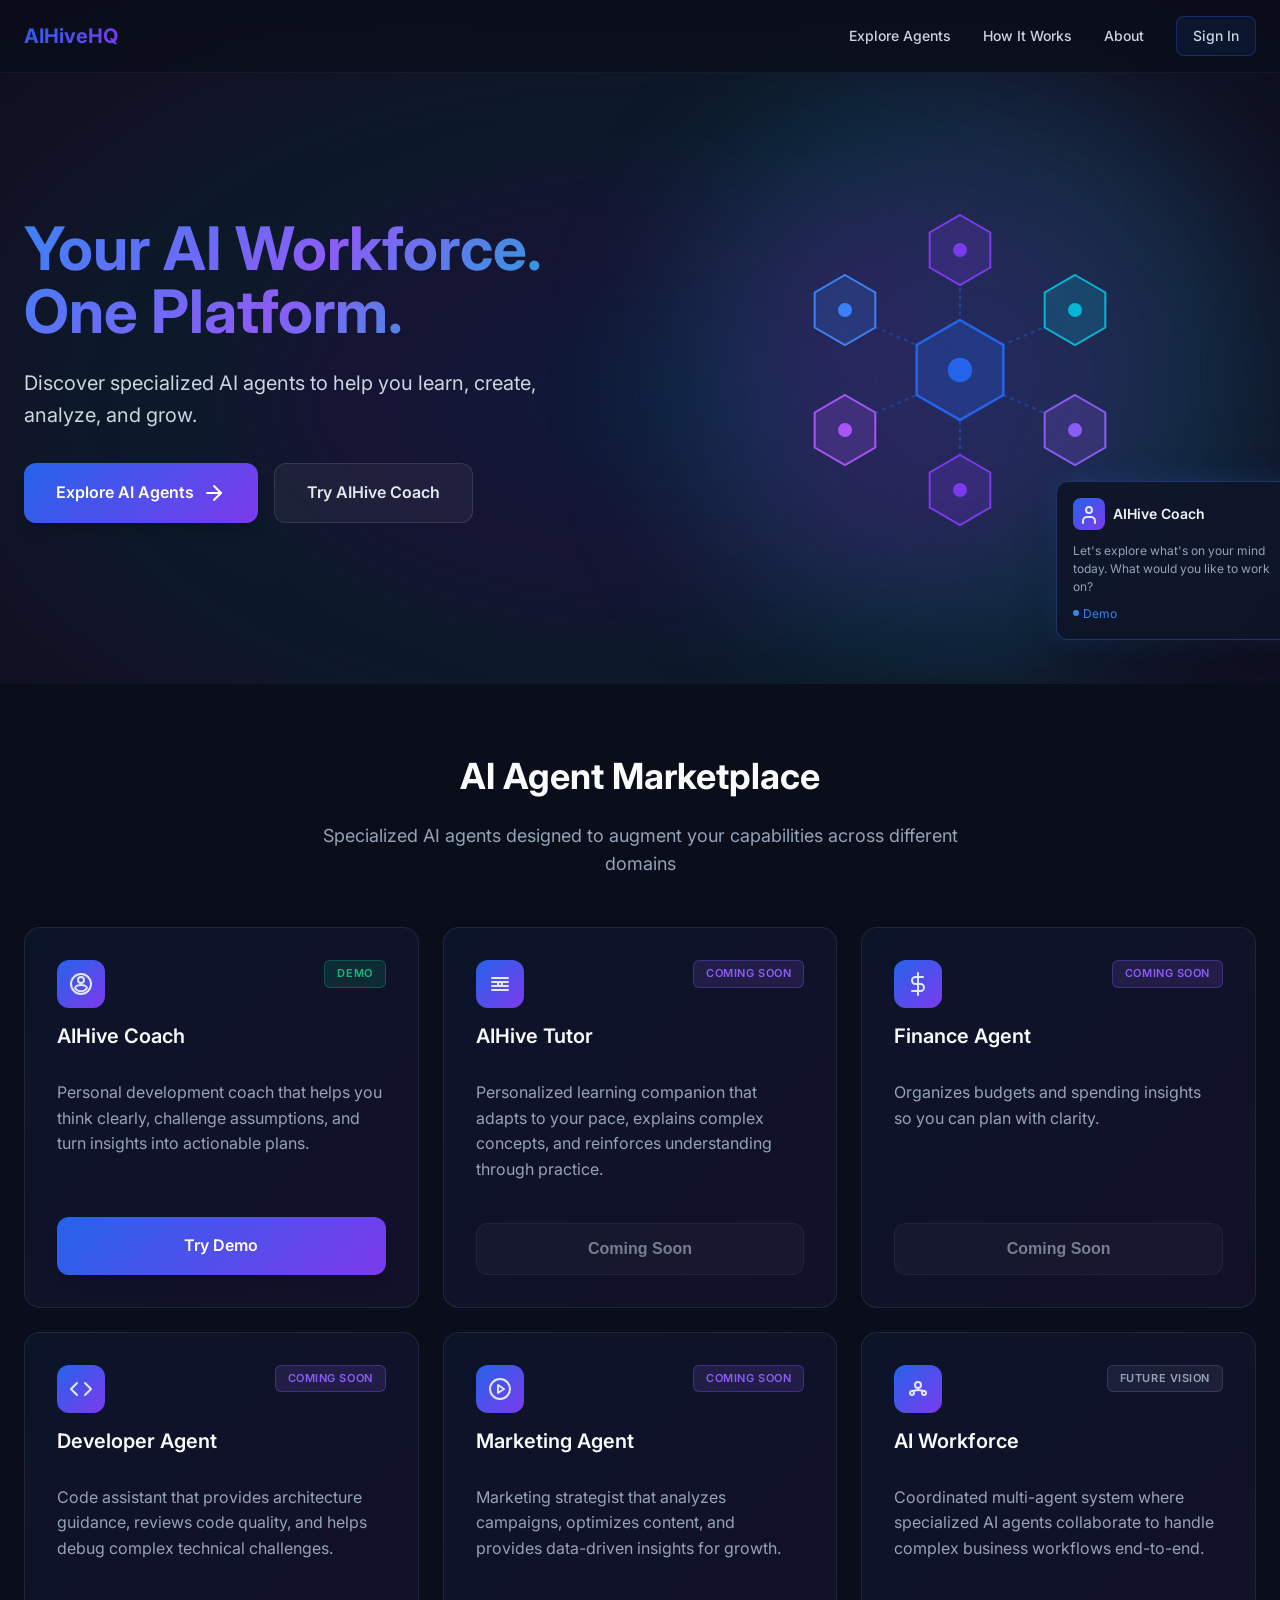
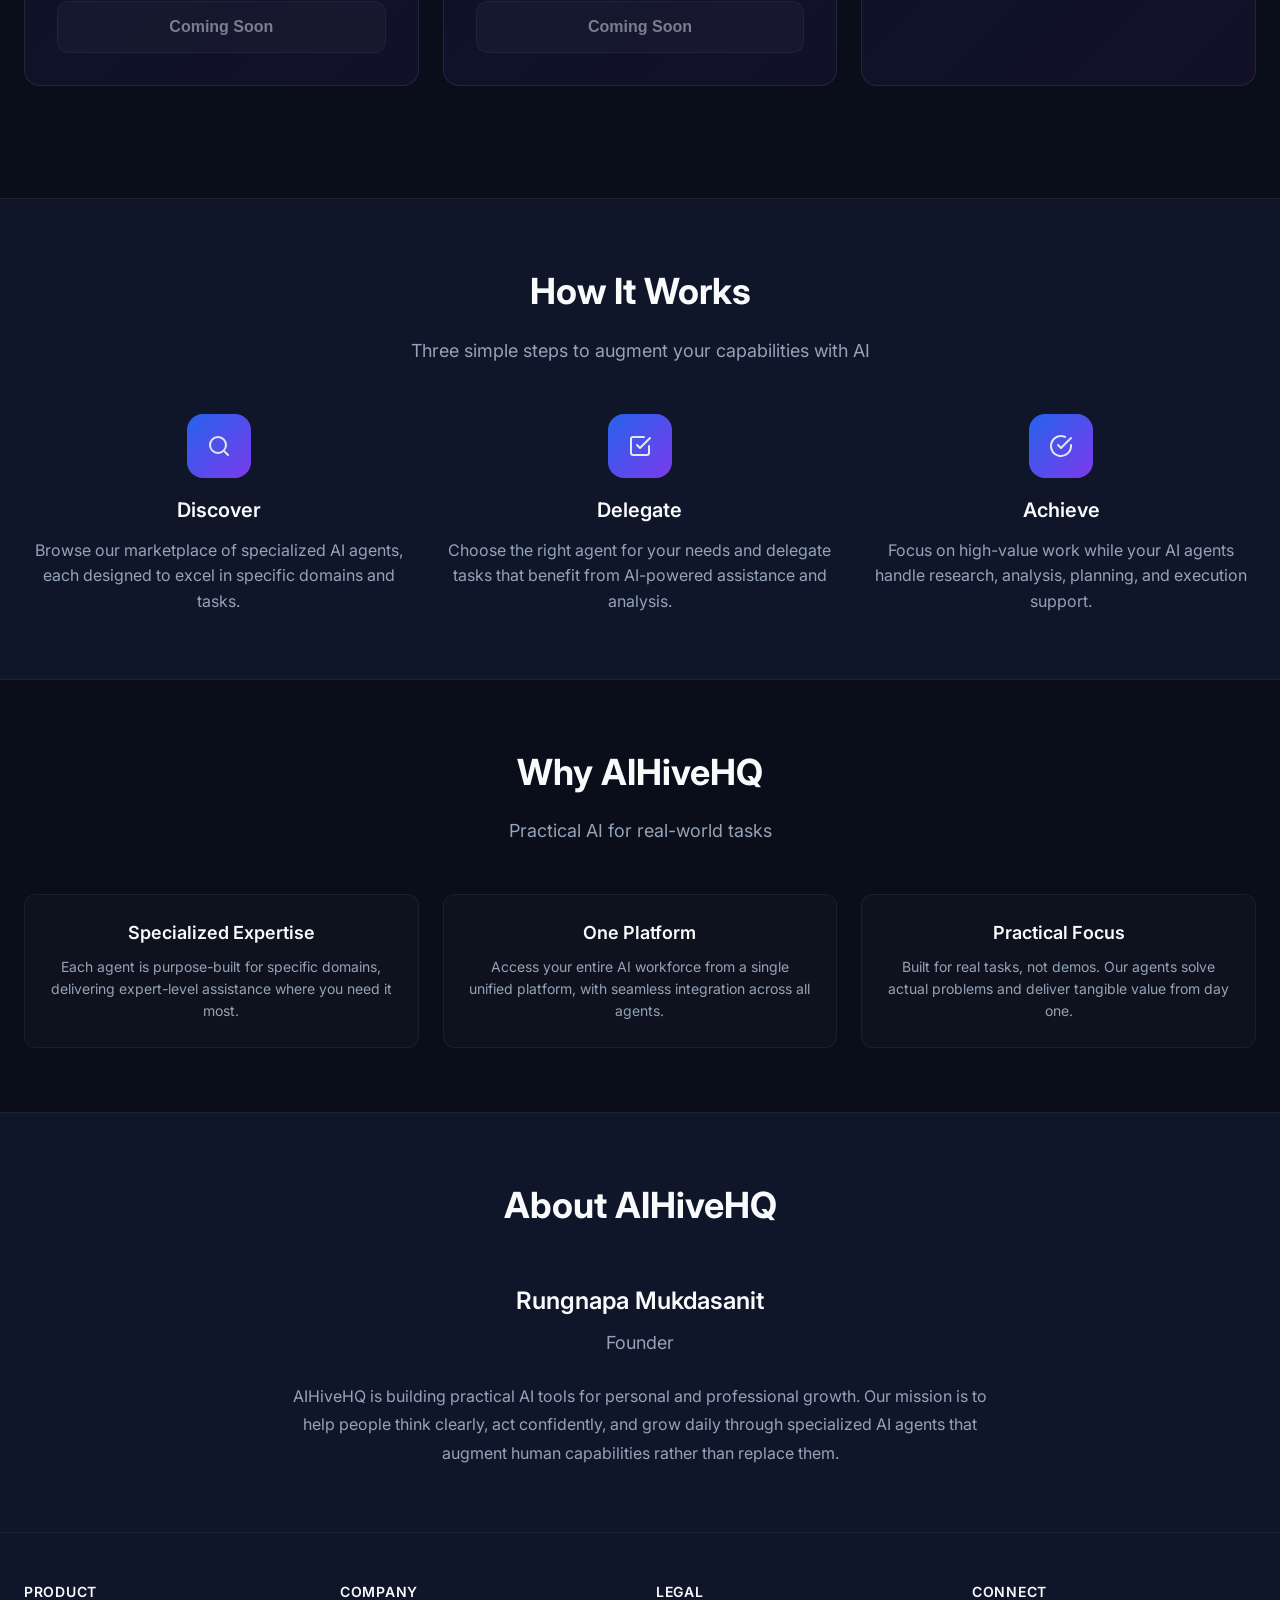
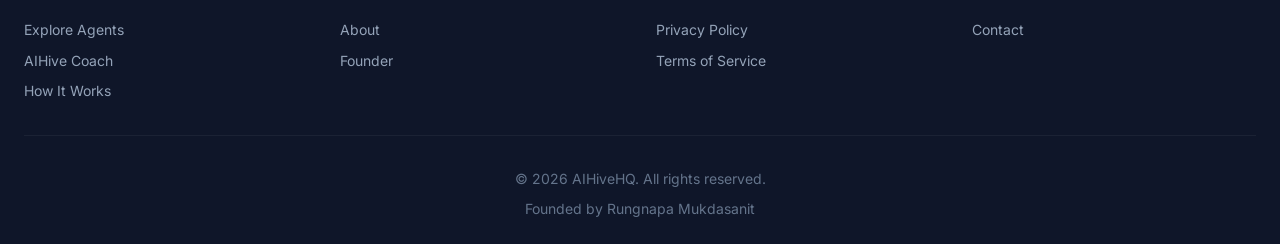
<file: design-proposal/index.html>
<!DOCTYPE html>
<html lang="en">
<head>
    <meta charset="UTF-8">
    <meta name="viewport" content="width=device-width, initial-scale=1.0">
    <title>AIHiveHQ - Your AI Workforce. One Platform.</title>
    <link rel="preconnect" href="https://fonts.googleapis.com">
    <link rel="preconnect" href="https://fonts.gstatic.com" crossorigin>
    <link href="https://fonts.googleapis.com/css2?family=Inter:wght@400;500;600;700&display=swap" rel="stylesheet">
    <style>
        :root {
            /* Color Tokens */
            --navy-950: #0a0e1a;
            --navy-900: #0f1629;
            --navy-800: #1a2238;
            --navy-700: #252f47;
            --charcoal-900: #0d1117;
            --charcoal-800: #161b22;
            --charcoal-700: #1f2937;
            
            --blue-500: #3b82f6;
            --blue-600: #2563eb;
            --violet-500: #8b5cf6;
            --violet-600: #7c3aed;
            
            --slate-50: #f8fafc;
            --slate-100: #f1f5f9;
            --slate-200: #e2e8f0;
            --slate-300: #cbd5e1;
            --slate-400: #94a3b8;
            --slate-500: #64748b;
            --slate-600: #475569;
            --slate-700: #334155;
            
            /* Gradients */
            --gradient-primary: linear-gradient(135deg, #2563eb 0%, #7c3aed 100%);
            --gradient-surface: linear-gradient(135deg, rgba(37, 99, 235, 0.08) 0%, rgba(124, 58, 237, 0.08) 100%);
            --gradient-hover: linear-gradient(135deg, #3b82f6 0%, #8b5cf6 100%);
            
            /* Spacing Scale */
            --space-1: 0.25rem;
            --space-2: 0.5rem;
            --space-3: 0.75rem;
            --space-4: 1rem;
            --space-5: 1.25rem;
            --space-6: 1.5rem;
            --space-8: 2rem;
            --space-10: 2.5rem;
            --space-12: 3rem;
            --space-16: 4rem;
            --space-20: 5rem;
            --space-24: 6rem;
            
            /* Type Scale */
            --text-xs: 0.75rem;
            --text-sm: 0.875rem;
            --text-base: 1rem;
            --text-lg: 1.125rem;
            --text-xl: 1.25rem;
            --text-2xl: 1.5rem;
            --text-3xl: 1.875rem;
            --text-4xl: 2.25rem;
            --text-5xl: 3rem;
            --text-6xl: 3.75rem;
            
            /* Radii */
            --radius-sm: 0.375rem;
            --radius-md: 0.5rem;
            --radius-lg: 0.75rem;
            --radius-xl: 1rem;
            --radius-2xl: 1.5rem;
            
            /* Shadows */
            --shadow-sm: 0 1px 2px 0 rgba(0, 0, 0, 0.05);
            --shadow-md: 0 4px 6px -1px rgba(0, 0, 0, 0.1), 0 2px 4px -1px rgba(0, 0, 0, 0.06);
            --shadow-lg: 0 10px 15px -3px rgba(0, 0, 0, 0.1), 0 4px 6px -2px rgba(0, 0, 0, 0.05);
            --shadow-xl: 0 20px 25px -5px rgba(0, 0, 0, 0.1), 0 10px 10px -5px rgba(0, 0, 0, 0.04);
            --shadow-glow: 0 0 20px rgba(37, 99, 235, 0.3);
        }
        
        * {
            margin: 0;
            padding: 0;
            box-sizing: border-box;
        }
        
        body {
            font-family: 'Inter', -apple-system, BlinkMacSystemFont, 'Segoe UI', Roboto, sans-serif;
            background: var(--navy-950);
            color: var(--slate-200);
            line-height: 1.6;
            -webkit-font-smoothing: antialiased;
            -moz-osx-font-smoothing: grayscale;
        }
        
        /* Navigation */
        nav {
            position: fixed;
            top: 0;
            left: 0;
            right: 0;
            z-index: 1000;
            background: rgba(10, 14, 26, 0.8);
            backdrop-filter: blur(12px);
            border-bottom: 1px solid rgba(255, 255, 255, 0.05);
        }
        
        .nav-container {
            max-width: 1440px;
            margin: 0 auto;
            padding: var(--space-4) var(--space-6);
            display: flex;
            align-items: center;
            justify-content: space-between;
        }
        
        .nav-logo {
            font-size: var(--text-xl);
            font-weight: 700;
            background: var(--gradient-primary);
            -webkit-background-clip: text;
            -webkit-text-fill-color: transparent;
            background-clip: text;
            text-decoration: none;
        }
        
        .nav-links {
            display: flex;
            gap: var(--space-8);
            align-items: center;
        }
        
        .nav-links a {
            color: var(--slate-300);
            text-decoration: none;
            font-size: var(--text-sm);
            font-weight: 500;
            transition: color 0.2s;
        }
        
        .nav-links a:hover {
            color: var(--slate-50);
        }
        
        .nav-cta {
            padding: var(--space-2) var(--space-4);
            background: rgba(37, 99, 235, 0.1);
            border: 1px solid rgba(37, 99, 235, 0.3);
            border-radius: var(--radius-md);
            color: var(--blue-500);
            transition: all 0.2s;
        }
        
        .nav-cta:hover {
            background: rgba(37, 99, 235, 0.2);
            border-color: rgba(37, 99, 235, 0.5);
            color: var(--blue-500);
        }
        
        .nav-hamburger {
            display: none;
            flex-direction: column;
            gap: var(--space-1);
            background: none;
            border: none;
            cursor: pointer;
            padding: var(--space-2);
        }
        
        .nav-hamburger span {
            width: 24px;
            height: 2px;
            background: var(--slate-300);
            border-radius: 2px;
            transition: all 0.3s;
        }
        
        .nav-mobile {
            display: none;
            flex-direction: column;
            gap: var(--space-4);
            padding: var(--space-6);
            background: var(--navy-900);
            border-top: 1px solid rgba(255, 255, 255, 0.05);
        }
        
        .nav-mobile.active {
            display: flex;
        }
        
        .nav-mobile a {
            color: var(--slate-300);
            text-decoration: none;
            font-size: var(--text-base);
            font-weight: 500;
            padding: var(--space-3) 0;
            transition: color 0.2s;
        }
        
        .nav-mobile a:hover {
            color: var(--slate-50);
        }
        
        /* Container */
        .container {
            max-width: 1440px;
            margin: 0 auto;
            padding: 0 var(--space-6);
        }
        
        /* Hero Section */
        .hero {
            padding-top: 120px;
            padding-bottom: var(--space-16);
            position: relative;
            overflow: hidden;
        }
        
        .hero::before {
            content: '';
            position: absolute;
            top: 0;
            left: 50%;
            transform: translateX(-50%);
            width: 1400px;
            height: 800px;
            background: radial-gradient(ellipse at center, rgba(37, 99, 235, 0.15) 0%, rgba(124, 58, 237, 0.12) 30%, rgba(6, 182, 212, 0.08) 50%, rgba(168, 85, 247, 0.06) 70%, transparent 100%);
            pointer-events: none;
            filter: blur(40px);
        }
        
        .hero-content {
            position: relative;
            z-index: 1;
            display: grid;
            grid-template-columns: 1fr 1fr;
            gap: var(--space-12);
            align-items: center;
            max-width: 1280px;
            margin: 0 auto;
        }
        
        .hero-text {
            max-width: 560px;
        }
        
        .hero-title {
            font-size: var(--text-6xl);
            font-weight: 700;
            line-height: 1.05;
            margin-bottom: var(--space-6);
            background: linear-gradient(135deg, #3b82f6 0%, #8b5cf6 50%, #06b6d4 100%);
            -webkit-background-clip: text;
            -webkit-text-fill-color: transparent;
            background-clip: text;
        }
        
        .hero-title-line {
            display: block;
        }
        
        .hero-subtitle {
            font-size: var(--text-xl);
            color: var(--slate-300);
            margin-bottom: var(--space-8);
            line-height: 1.6;
        }
        
        .hero-cta {
            display: flex;
            gap: var(--space-4);
            flex-wrap: wrap;
        }
        
        .btn {
            padding: var(--space-4) var(--space-8);
            border-radius: var(--radius-lg);
            font-size: var(--text-base);
            font-weight: 600;
            text-decoration: none;
            transition: all 0.2s;
            cursor: pointer;
            border: none;
            display: inline-flex;
            align-items: center;
            gap: var(--space-2);
        }
        
        .btn-primary {
            background: var(--gradient-primary);
            color: white;
            box-shadow: var(--shadow-lg);
        }
        
        .btn-primary:hover {
            background: var(--gradient-hover);
            transform: translateY(-2px);
            box-shadow: var(--shadow-xl), var(--shadow-glow);
        }
        
        .btn-secondary {
            background: rgba(255, 255, 255, 0.05);
            color: var(--slate-200);
            border: 1px solid rgba(255, 255, 255, 0.1);
        }
        
        .btn-secondary:hover {
            background: rgba(255, 255, 255, 0.1);
            border-color: rgba(255, 255, 255, 0.2);
        }
        
        /* Hero Visual */
        .hero-visual-container {
            position: relative;
            height: 500px;
            display: flex;
            align-items: center;
            justify-content: center;
        }
        
        .hero-visual-glow {
            position: absolute;
            top: 50%;
            left: 50%;
            transform: translate(-50%, -50%);
            width: 600px;
            height: 600px;
            background: radial-gradient(circle, rgba(59, 130, 246, 0.25) 0%, rgba(139, 92, 246, 0.2) 40%, rgba(6, 182, 212, 0.15) 60%, transparent 80%);
            filter: blur(60px);
            pointer-events: none;
        }
        
        .hexagon-network {
            position: relative;
            width: 100%;
            height: 100%;
            max-width: 550px;
        }
        
        .agent-preview-card {
            position: absolute;
            bottom: -20px;
            right: -40px;
            width: 240px;
            background: rgba(15, 22, 41, 0.95);
            border: 1px solid rgba(59, 130, 246, 0.3);
            border-radius: var(--radius-lg);
            padding: var(--space-4);
            box-shadow: 0 20px 40px rgba(0, 0, 0, 0.3), 0 0 30px rgba(59, 130, 246, 0.2);
            backdrop-filter: blur(12px);
        }
        
        .agent-preview-header {
            display: flex;
            align-items: center;
            gap: var(--space-2);
            margin-bottom: var(--space-3);
        }
        
        .agent-preview-icon {
            width: 32px;
            height: 32px;
            border-radius: var(--radius-md);
            background: var(--gradient-primary);
            display: flex;
            align-items: center;
            justify-content: center;
            flex-shrink: 0;
        }
        
        .agent-preview-name {
            font-size: var(--text-sm);
            font-weight: 600;
            color: var(--slate-100);
        }
        
        .agent-preview-message {
            font-size: var(--text-xs);
            color: var(--slate-400);
            line-height: 1.5;
            margin-bottom: var(--space-2);
        }
        
        .agent-preview-status {
            display: flex;
            align-items: center;
            gap: var(--space-1);
            font-size: var(--text-xs);
            color: var(--blue-500);
        }
        
        .agent-preview-pulse {
            width: 6px;
            height: 6px;
            background: var(--blue-500);
            border-radius: 50%;
            animation: pulse 2s infinite;
        }
        
        @keyframes pulse {
            0%, 100% { opacity: 1; }
            50% { opacity: 0.5; }
        }
        
        /* Agent Cards Section */
        .section {
            padding: var(--space-16) 0;
        }
        
        .section-header {
            text-align: center;
            margin-bottom: var(--space-12);
        }
        
        .section-title {
            font-size: var(--text-4xl);
            font-weight: 700;
            color: var(--slate-50);
            margin-bottom: var(--space-4);
        }
        
        .section-description {
            font-size: var(--text-lg);
            color: var(--slate-400);
            max-width: 700px;
            margin: 0 auto;
        }
        
        .agent-grid {
            display: grid;
            grid-template-columns: repeat(3, 1fr);
            gap: var(--space-6);
            margin-bottom: var(--space-12);
        }
        
        @media (max-width: 1024px) and (min-width: 769px) {
            .agent-grid {
                grid-template-columns: repeat(2, 1fr);
            }
        }
        
        .agent-card {
            background: var(--gradient-surface);
            border: 1px solid rgba(255, 255, 255, 0.08);
            border-radius: var(--radius-xl);
            padding: var(--space-8);
            transition: all 0.3s;
            display: flex;
            flex-direction: column;
            height: 100%;
        }
        
        .agent-card:hover {
            border-color: rgba(37, 99, 235, 0.3);
            transform: translateY(-4px);
            box-shadow: var(--shadow-xl);
        }
        
        .agent-card-header {
            display: flex;
            align-items: flex-start;
            justify-content: space-between;
            margin-bottom: var(--space-4);
        }
        
        .agent-icon {
            width: 48px;
            height: 48px;
            border-radius: var(--radius-lg);
            background: var(--gradient-primary);
            display: flex;
            align-items: center;
            justify-content: center;
            margin-bottom: var(--space-3);
        }
        
        .agent-title {
            font-size: var(--text-xl);
            font-weight: 600;
            color: var(--slate-50);
            margin-bottom: var(--space-3);
            white-space: nowrap;
        }
        
        .agent-description {
            font-size: var(--text-base);
            color: var(--slate-400);
            line-height: 1.6;
            margin-bottom: var(--space-6);
            flex-grow: 1;
        }
        
        .badge {
            padding: var(--space-1) var(--space-3);
            border-radius: var(--radius-sm);
            font-size: 0.6875rem;
            font-weight: 600;
            text-transform: uppercase;
            letter-spacing: 0.05em;
            white-space: nowrap;
            flex-shrink: 0;
        }
        
        .badge-demo {
            background: rgba(16, 185, 129, 0.15);
            color: #10b981;
            border: 1px solid rgba(16, 185, 129, 0.3);
        }
        
        .badge-soon {
            background: rgba(139, 92, 246, 0.15);
            color: #8b5cf6;
            border: 1px solid rgba(139, 92, 246, 0.3);
        }
        
        .badge-future {
            background: rgba(100, 116, 139, 0.15);
            color: var(--slate-400);
            border: 1px solid rgba(100, 116, 139, 0.3);
        }
        
        .agent-action {
            margin-top: var(--space-4);
        }
        
        .btn-agent {
            width: 100%;
            justify-content: center;
        }
        
        .btn-agent:disabled {
            opacity: 0.5;
            cursor: not-allowed;
            transform: none;
        }
        
        .btn-agent:disabled:hover {
            transform: none;
        }
        
        /* How It Works */
        .how-it-works {
            background: var(--navy-900);
            border-top: 1px solid rgba(255, 255, 255, 0.05);
            border-bottom: 1px solid rgba(255, 255, 255, 0.05);
        }
        
        .steps-grid {
            display: grid;
            grid-template-columns: repeat(auto-fit, minmax(280px, 1fr));
            gap: var(--space-8);
        }
        
        .step {
            text-align: center;
        }
        
        .step-icon {
            width: 64px;
            height: 64px;
            margin: 0 auto var(--space-4);
            background: var(--gradient-primary);
            border-radius: var(--radius-xl);
            display: flex;
            align-items: center;
            justify-content: center;
        }
        
        .step-title {
            font-size: var(--text-xl);
            font-weight: 600;
            color: var(--slate-50);
            margin-bottom: var(--space-3);
        }
        
        .step-description {
            font-size: var(--text-base);
            color: var(--slate-400);
            line-height: 1.6;
        }
        
        /* Why AIHiveHQ */
        .why-section {
            text-align: center;
        }
        
        .why-content {
            max-width: 800px;
            margin: 0 auto;
        }
        
        .why-list {
            display: grid;
            grid-template-columns: repeat(auto-fit, minmax(250px, 1fr));
            gap: var(--space-6);
            margin-top: var(--space-10);
        }
        
        .why-item {
            padding: var(--space-6);
            background: rgba(255, 255, 255, 0.02);
            border: 1px solid rgba(255, 255, 255, 0.05);
            border-radius: var(--radius-lg);
        }
        
        .why-item-title {
            font-size: var(--text-lg);
            font-weight: 600;
            color: var(--slate-50);
            margin-bottom: var(--space-2);
        }
        
        .why-item-description {
            font-size: var(--text-sm);
            color: var(--slate-400);
        }
        
        /* Founder Section */
        .founder-section {
            background: var(--navy-900);
            border-top: 1px solid rgba(255, 255, 255, 0.05);
        }
        
        .founder-content {
            max-width: 700px;
            margin: 0 auto;
            text-align: center;
        }
        
        .founder-name {
            font-size: var(--text-2xl);
            font-weight: 600;
            color: var(--slate-50);
            margin-bottom: var(--space-2);
        }
        
        .founder-title {
            font-size: var(--text-lg);
            color: var(--slate-400);
            margin-bottom: var(--space-6);
        }
        
        .founder-bio {
            font-size: var(--text-base);
            color: var(--slate-400);
            line-height: 1.8;
        }
        
        /* Footer */
        footer {
            background: var(--navy-900);
            border-top: 1px solid rgba(255, 255, 255, 0.05);
            padding: var(--space-12) 0 var(--space-6);
        }
        
        .footer-content {
            display: grid;
            grid-template-columns: repeat(auto-fit, minmax(200px, 1fr));
            gap: var(--space-8);
            margin-bottom: var(--space-8);
        }
        
        .footer-section h4 {
            font-size: var(--text-sm);
            font-weight: 600;
            color: var(--slate-50);
            text-transform: uppercase;
            letter-spacing: 0.05em;
            margin-bottom: var(--space-4);
        }
        
        .footer-links {
            display: flex;
            flex-direction: column;
            gap: var(--space-2);
        }
        
        .footer-links a {
            color: var(--slate-400);
            text-decoration: none;
            font-size: var(--text-sm);
            transition: color 0.2s;
        }
        
        .footer-links a:hover {
            color: var(--slate-200);
        }
        
        .footer-bottom {
            text-align: center;
            padding-top: var(--space-8);
            border-top: 1px solid rgba(255, 255, 255, 0.05);
            color: var(--slate-500);
            font-size: var(--text-sm);
        }
        
        /* Icon styles */
        .icon {
            width: 24px;
            height: 24px;
            stroke: currentColor;
            fill: none;
            stroke-width: 2;
            stroke-linecap: round;
            stroke-linejoin: round;
        }
        
        /* Mobile Responsiveness */
        @media (max-width: 768px) {
            .nav-links {
                display: none;
            }
            
            .nav-hamburger {
                display: flex;
            }
            
            .hero {
                padding-top: 100px;
                padding-bottom: var(--space-12);
            }
            
            .hero-content {
                grid-template-columns: 1fr;
                gap: var(--space-4);
            }
            
            .hero-text {
                max-width: 100%;
            }
            
            .hero-title {
                font-size: var(--text-4xl);
            }
            
            .hero-subtitle {
                font-size: var(--text-lg);
                margin-bottom: var(--space-6);
            }
            
            .hero-cta {
                flex-direction: column;
            }
            
            .hero-cta .btn {
                width: 100%;
                justify-content: center;
            }
            
            .hero-visual-container {
                height: 350px;
            }
            
            .hexagon-network {
                max-width: 100%;
            }
            
            .agent-preview-card {
                display: none;
            }
            
            .section {
                padding: var(--space-12) 0;
            }
            
            .section-header {
                margin-bottom: var(--space-8);
            }
            
            .section-title {
                font-size: var(--text-3xl);
            }
            
            .agent-grid {
                grid-template-columns: 1fr;
            }
            
            .steps-grid {
                grid-template-columns: 1fr;
            }
            
            .footer-content {
                grid-template-columns: 1fr;
            }
        }
        
        /* Focus styles for accessibility */
        a:focus, button:focus {
            outline: 2px solid var(--blue-500);
            outline-offset: 2px;
        }
    </style>
</head>
<body>
    <!-- Navigation -->
    <nav>
        <div class="nav-container">
            <a href="#" class="nav-logo" aria-label="AIHiveHQ Home">AIHiveHQ</a>
            
            <div class="nav-links">
                <a href="#agents">Explore Agents</a>
                <a href="#how-it-works">How It Works</a>
                <a href="#about">About</a>
                <a href="#" class="nav-cta" title="Coming soon" onclick="return false;">Sign In</a>
            </div>
            
            <button class="nav-hamburger" aria-label="Toggle navigation menu" onclick="toggleMobileNav()">
                <span></span>
                <span></span>
                <span></span>
            </button>
        </div>
        
        <div class="nav-mobile" id="mobileNav">
            <a href="#agents">Explore Agents</a>
            <a href="#how-it-works">How It Works</a>
            <a href="#about">About</a>
            <a href="#" class="nav-cta" style="text-align: center;" title="Coming soon" onclick="return false;">Sign In</a>
        </div>
    </nav>

    <!-- Hero Section -->
    <section class="hero">
        <div class="container">
            <div class="hero-content">
                <!-- Hero Text (Left) -->
                <div class="hero-text">
                    <h1 class="hero-title">
                        <span class="hero-title-line">Your AI Workforce.</span>
                        <span class="hero-title-line">One Platform.</span>
                    </h1>
                    <p class="hero-subtitle">Discover specialized AI agents to help you learn, create, analyze, and grow.</p>
                    
                    <div class="hero-cta">
                        <a href="#agents" class="btn btn-primary">
                            Explore AI Agents
                            <svg class="icon" viewBox="0 0 24 24">
                                <line x1="5" y1="12" x2="19" y2="12"></line>
                                <polyline points="12 5 19 12 12 19"></polyline>
                            </svg>
                        </a>
                        <a href="https://aihive-coach.onrender.com" class="btn btn-secondary">
                            Try AIHive Coach
                        </a>
                    </div>
                </div>
                
                <!-- Hero Visual (Right) -->
                <div class="hero-visual-container">
                    <div class="hero-visual-glow"></div>
                    <svg class="hexagon-network" viewBox="0 0 550 500" xmlns="http://www.w3.org/2000/svg">
                        <!-- Central hexagon (larger) -->
                        <g id="center-hex" transform="translate(275, 250)">
                            <path d="M 0,-50 L 43.3,-25 L 43.3,25 L 0,50 L -43.3,25 L -43.3,-25 Z" 
                                  fill="rgba(37, 99, 235, 0.25)" 
                                  stroke="#2563eb" 
                                  stroke-width="2.5"/>
                            <circle cx="0" cy="0" r="10" fill="#2563eb">
                                <animate attributeName="r" values="10;14;10" dur="2s" repeatCount="indefinite"/>
                            </circle>
                        </g>
                        
                        <!-- Surrounding hexagons with connections -->
                        <!-- Top -->
                        <g id="hex-top" transform="translate(275, 130)">
                            <path d="M 0,-35 L 30.31,-17.5 L 30.31,17.5 L 0,35 L -30.31,17.5 L -30.31,-17.5 Z" 
                                  fill="rgba(124, 58, 237, 0.2)" 
                                  stroke="#7c3aed" 
                                  stroke-width="2"/>
                            <circle cx="0" cy="0" r="7" fill="#7c3aed"/>
                        </g>
                        <line x1="275" y1="200" x2="275" y2="165" stroke="rgba(37, 99, 235, 0.4)" stroke-width="2" stroke-dasharray="4,4">
                            <animate attributeName="stroke-dashoffset" values="0;8" dur="1s" repeatCount="indefinite"/>
                        </line>
                        
                        <!-- Top Right -->
                        <g id="hex-tr" transform="translate(390, 190)">
                            <path d="M 0,-35 L 30.31,-17.5 L 30.31,17.5 L 0,35 L -30.31,17.5 L -30.31,-17.5 Z" 
                                  fill="rgba(6, 182, 212, 0.2)" 
                                  stroke="#06b6d4" 
                                  stroke-width="2"/>
                            <circle cx="0" cy="0" r="7" fill="#06b6d4"/>
                        </g>
                        <line x1="318" y1="225" x2="360" y2="207" stroke="rgba(37, 99, 235, 0.4)" stroke-width="2" stroke-dasharray="4,4">
                            <animate attributeName="stroke-dashoffset" values="0;8" dur="1.2s" repeatCount="indefinite"/>
                        </line>
                        
                        <!-- Bottom Right -->
                        <g id="hex-br" transform="translate(390, 310)">
                            <path d="M 0,-35 L 30.31,-17.5 L 30.31,17.5 L 0,35 L -30.31,17.5 L -30.31,-17.5 Z" 
                                  fill="rgba(139, 92, 246, 0.2)" 
                                  stroke="#8b5cf6" 
                                  stroke-width="2"/>
                            <circle cx="0" cy="0" r="7" fill="#8b5cf6"/>
                        </g>
                        <line x1="318" y1="275" x2="360" y2="293" stroke="rgba(37, 99, 235, 0.4)" stroke-width="2" stroke-dasharray="4,4">
                            <animate attributeName="stroke-dashoffset" values="0;8" dur="1.4s" repeatCount="indefinite"/>
                        </line>
                        
                        <!-- Bottom -->
                        <g id="hex-bottom" transform="translate(275, 370)">
                            <path d="M 0,-35 L 30.31,-17.5 L 30.31,17.5 L 0,35 L -30.31,17.5 L -30.31,-17.5 Z" 
                                  fill="rgba(124, 58, 237, 0.2)" 
                                  stroke="#7c3aed" 
                                  stroke-width="2"/>
                            <circle cx="0" cy="0" r="7" fill="#7c3aed"/>
                        </g>
                        <line x1="275" y1="300" x2="275" y2="335" stroke="rgba(37, 99, 235, 0.4)" stroke-width="2" stroke-dasharray="4,4">
                            <animate attributeName="stroke-dashoffset" values="0;8" dur="1.6s" repeatCount="indefinite"/>
                        </line>
                        
                        <!-- Bottom Left -->
                        <g id="hex-bl" transform="translate(160, 310)">
                            <path d="M 0,-35 L 30.31,-17.5 L 30.31,17.5 L 0,35 L -30.31,17.5 L -30.31,-17.5 Z" 
                                  fill="rgba(168, 85, 247, 0.2)" 
                                  stroke="#a855f7" 
                                  stroke-width="2"/>
                            <circle cx="0" cy="0" r="7" fill="#a855f7"/>
                        </g>
                        <line x1="232" y1="275" x2="190" y2="293" stroke="rgba(37, 99, 235, 0.4)" stroke-width="2" stroke-dasharray="4,4">
                            <animate attributeName="stroke-dashoffset" values="0;8" dur="1.8s" repeatCount="indefinite"/>
                        </line>
                        
                        <!-- Top Left -->
                        <g id="hex-tl" transform="translate(160, 190)">
                            <path d="M 0,-35 L 30.31,-17.5 L 30.31,17.5 L 0,35 L -30.31,17.5 L -30.31,-17.5 Z" 
                                  fill="rgba(59, 130, 246, 0.2)" 
                                  stroke="#3b82f6" 
                                  stroke-width="2"/>
                            <circle cx="0" cy="0" r="7" fill="#3b82f6"/>
                        </g>
                        <line x1="232" y1="225" x2="190" y2="207" stroke="rgba(37, 99, 235, 0.4)" stroke-width="2" stroke-dasharray="4,4">
                            <animate attributeName="stroke-dashoffset" values="0;8" dur="2s" repeatCount="indefinite"/>
                        </line>
                    </svg>
                    
                    <!-- Decorative Agent Preview Card -->
                    <div class="agent-preview-card">
                        <div class="agent-preview-header">
                            <div class="agent-preview-icon">
                                <svg class="icon" viewBox="0 0 24 24" stroke="white" stroke-width="2">
                                    <circle cx="12" cy="8" r="3"></circle>
                                    <path d="M6 21v-2a4 4 0 0 1 4-4h4a4 4 0 0 1 4 4v2"></path>
                                </svg>
                            </div>
                            <span class="agent-preview-name">AIHive Coach</span>
                        </div>
                        <p class="agent-preview-message">Let's explore what's on your mind today. What would you like to work on?</p>
                        <div class="agent-preview-status">
                            <span class="agent-preview-pulse"></span>
                            <span>Demo</span>
                        </div>
                    </div>
                </div>
            </div>
        </div>
    </section>

    <!-- Agent Cards Section -->
    <section class="section" id="agents">
        <div class="container">
            <div class="section-header">
                <h2 class="section-title">AI Agent Marketplace</h2>
                <p class="section-description">Specialized AI agents designed to augment your capabilities across different domains</p>
            </div>
            
            <div class="agent-grid">
                <!-- AIHive Coach -->
                <div class="agent-card">
                    <div class="agent-card-header">
                        <div>
                            <div class="agent-icon">
                                <svg class="icon" viewBox="0 0 24 24" stroke="white">
                                    <path d="M12 2C6.48 2 2 6.48 2 12s4.48 10 10 10 10-4.48 10-10S17.52 2 12 2zm0 3c1.66 0 3 1.34 3 3s-1.34 3-3 3-3-1.34-3-3 1.34-3 3-3zm0 14.2c-2.5 0-4.71-1.28-6-3.22.03-1.99 4-3.08 6-3.08 1.99 0 5.97 1.09 6 3.08-1.29 1.94-3.5 3.22-6 3.22z"/>
                                </svg>
                            </div>
                            <h3 class="agent-title">AIHive Coach</h3>
                        </div>
                        <span class="badge badge-demo">Demo</span>
                    </div>
                    <p class="agent-description">Personal development coach that helps you think clearly, challenge assumptions, and turn insights into actionable plans.</p>
                    <div class="agent-action">
                        <a href="https://aihive-coach.onrender.com" class="btn btn-primary btn-agent">Try Demo</a>
                    </div>
                </div>
                
                <!-- AIHive Tutor -->
                <div class="agent-card">
                    <div class="agent-card-header">
                        <div>
                            <div class="agent-icon">
                                <svg class="icon" viewBox="0 0 24 24" stroke="white">
                                    <path d="M4 6h16M4 10h16M4 14h16M4 18h16"/>
                                    <circle cx="12" cy="12" r="2"/>
                                </svg>
                            </div>
                            <h3 class="agent-title">AIHive Tutor</h3>
                        </div>
                        <span class="badge badge-soon">Coming Soon</span>
                    </div>
                    <p class="agent-description">Personalized learning companion that adapts to your pace, explains complex concepts, and reinforces understanding through practice.</p>
                    <div class="agent-action">
                        <button class="btn btn-secondary btn-agent" disabled>Coming Soon</button>
                    </div>
                </div>
                
                <!-- Finance Agent -->
                <div class="agent-card">
                    <div class="agent-card-header">
                        <div>
                            <div class="agent-icon">
                                <svg class="icon" viewBox="0 0 24 24" stroke="white">
                                    <line x1="12" y1="1" x2="12" y2="23"></line>
                                    <path d="M17 5H9.5a3.5 3.5 0 0 0 0 7h5a3.5 3.5 0 0 1 0 7H6"></path>
                                </svg>
                            </div>
                            <h3 class="agent-title">Finance Agent</h3>
                        </div>
                        <span class="badge badge-soon">Coming Soon</span>
                    </div>
                    <p class="agent-description">Organizes budgets and spending insights so you can plan with clarity.</p>
                    <div class="agent-action">
                        <button class="btn btn-secondary btn-agent" disabled>Coming Soon</button>
                    </div>
                </div>
                
                <!-- Developer Agent -->
                <div class="agent-card">
                    <div class="agent-card-header">
                        <div>
                            <div class="agent-icon">
                                <svg class="icon" viewBox="0 0 24 24" stroke="white">
                                    <polyline points="16 18 22 12 16 6"></polyline>
                                    <polyline points="8 6 2 12 8 18"></polyline>
                                </svg>
                            </div>
                            <h3 class="agent-title">Developer Agent</h3>
                        </div>
                        <span class="badge badge-soon">Coming Soon</span>
                    </div>
                    <p class="agent-description">Code assistant that provides architecture guidance, reviews code quality, and helps debug complex technical challenges.</p>
                    <div class="agent-action">
                        <button class="btn btn-secondary btn-agent" disabled>Coming Soon</button>
                    </div>
                </div>
                
                <!-- Marketing Agent -->
                <div class="agent-card">
                    <div class="agent-card-header">
                        <div>
                            <div class="agent-icon">
                                <svg class="icon" viewBox="0 0 24 24" stroke="white">
                                    <circle cx="12" cy="12" r="10"></circle>
                                    <polygon points="10 8 16 12 10 16 10 8"></polygon>
                                </svg>
                            </div>
                            <h3 class="agent-title">Marketing Agent</h3>
                        </div>
                        <span class="badge badge-soon">Coming Soon</span>
                    </div>
                    <p class="agent-description">Marketing strategist that analyzes campaigns, optimizes content, and provides data-driven insights for growth.</p>
                    <div class="agent-action">
                        <button class="btn btn-secondary btn-agent" disabled>Coming Soon</button>
                    </div>
                </div>
                
                <!-- AI Workforce -->
                <div class="agent-card">
                    <div class="agent-card-header">
                        <div>
                            <div class="agent-icon">
                                <svg class="icon" viewBox="0 0 24 24" stroke="white">
                                    <circle cx="12" cy="8" r="3"></circle>
                                    <circle cx="6" cy="16" r="2"></circle>
                                    <circle cx="18" cy="16" r="2"></circle>
                                    <line x1="12" y1="11" x2="12" y2="13"></line>
                                    <line x1="12" y1="13" x2="6" y2="14"></line>
                                    <line x1="12" y1="13" x2="18" y2="14"></line>
                                </svg>
                            </div>
                            <h3 class="agent-title">AI Workforce</h3>
                        </div>
                        <span class="badge badge-future">Future Vision</span>
                    </div>
                    <p class="agent-description">Coordinated multi-agent system where specialized AI agents collaborate to handle complex business workflows end-to-end.</p>
                </div>
            </div>
        </div>
    </section>

    <!-- How It Works -->
    <section class="section how-it-works" id="how-it-works">
        <div class="container">
            <div class="section-header">
                <h2 class="section-title">How It Works</h2>
                <p class="section-description">Three simple steps to augment your capabilities with AI</p>
            </div>
            
            <div class="steps-grid">
                <div class="step">
                    <div class="step-icon">
                        <svg class="icon" viewBox="0 0 24 24" stroke="white" stroke-width="2.5">
                            <circle cx="11" cy="11" r="8"></circle>
                            <line x1="21" y1="21" x2="16.65" y2="16.65"></line>
                        </svg>
                    </div>
                    <h3 class="step-title">Discover</h3>
                    <p class="step-description">Browse our marketplace of specialized AI agents, each designed to excel in specific domains and tasks.</p>
                </div>
                
                <div class="step">
                    <div class="step-icon">
                        <svg class="icon" viewBox="0 0 24 24" stroke="white" stroke-width="2.5">
                            <polyline points="9 11 12 14 22 4"></polyline>
                            <path d="M21 12v7a2 2 0 0 1-2 2H5a2 2 0 0 1-2-2V5a2 2 0 0 1 2-2h11"></path>
                        </svg>
                    </div>
                    <h3 class="step-title">Delegate</h3>
                    <p class="step-description">Choose the right agent for your needs and delegate tasks that benefit from AI-powered assistance and analysis.</p>
                </div>
                
                <div class="step">
                    <div class="step-icon">
                        <svg class="icon" viewBox="0 0 24 24" stroke="white" stroke-width="2.5">
                            <path d="M22 11.08V12a10 10 0 1 1-5.93-9.14"></path>
                            <polyline points="22 4 12 14.01 9 11.01"></polyline>
                        </svg>
                    </div>
                    <h3 class="step-title">Achieve</h3>
                    <p class="step-description">Focus on high-value work while your AI agents handle research, analysis, planning, and execution support.</p>
                </div>
            </div>
        </div>
    </section>

    <!-- Why AIHiveHQ -->
    <section class="section why-section">
        <div class="container">
            <div class="section-header">
                <h2 class="section-title">Why AIHiveHQ</h2>
                <p class="section-description">Practical AI for real-world tasks</p>
            </div>
            
            <div class="why-list">
                <div class="why-item">
                    <h3 class="why-item-title">Specialized Expertise</h3>
                    <p class="why-item-description">Each agent is purpose-built for specific domains, delivering expert-level assistance where you need it most.</p>
                </div>
                
                <div class="why-item">
                    <h3 class="why-item-title">One Platform</h3>
                    <p class="why-item-description">Access your entire AI workforce from a single unified platform, with seamless integration across all agents.</p>
                </div>
                
                <div class="why-item">
                    <h3 class="why-item-title">Practical Focus</h3>
                    <p class="why-item-description">Built for real tasks, not demos. Our agents solve actual problems and deliver tangible value from day one.</p>
                </div>
            </div>
        </div>
    </section>

    <!-- Founder Section -->
    <section class="section founder-section" id="about">
        <div class="container">
            <div class="section-header">
                <h2 class="section-title">About AIHiveHQ</h2>
            </div>
            
            <div class="founder-content">
                <h3 class="founder-name">Rungnapa Mukdasanit</h3>
                <p class="founder-title">Founder</p>
                <p class="founder-bio">
                    AIHiveHQ is building practical AI tools for personal and professional growth. 
                    Our mission is to help people think clearly, act confidently, and grow daily through 
                    specialized AI agents that augment human capabilities rather than replace them.
                </p>
            </div>
        </div>
    </section>

    <!-- Footer -->
    <footer>
        <div class="container">
            <div class="footer-content">
                <div class="footer-section">
                    <h4>Product</h4>
                    <div class="footer-links">
                        <a href="#agents">Explore Agents</a>
                        <a href="https://aihive-coach.onrender.com">AIHive Coach</a>
                        <a href="#how-it-works">How It Works</a>
                    </div>
                </div>
                
                <div class="footer-section">
                    <h4>Company</h4>
                    <div class="footer-links">
                        <a href="#about">About</a>
                        <a href="#about">Founder</a>
                    </div>
                </div>
                
                <div class="footer-section">
                    <h4>Legal</h4>
                    <div class="footer-links">
                        <a href="#">Privacy Policy</a>
                        <a href="#">Terms of Service</a>
                    </div>
                </div>
                
                <div class="footer-section">
                    <h4>Connect</h4>
                    <div class="footer-links">
                        <a href="#">Contact</a>
                    </div>
                </div>
            </div>
            
            <div class="footer-bottom">
                <p>&copy; 2026 AIHiveHQ. All rights reserved.</p>
                <p style="margin-top: 0.5rem;">Founded by Rungnapa Mukdasanit</p>
            </div>
        </div>
    </footer>

    <script>
        // Mobile navigation toggle
        function toggleMobileNav() {
            const mobileNav = document.getElementById('mobileNav');
            mobileNav.classList.toggle('active');
        }
        
        // Close mobile nav when clicking a link
        document.querySelectorAll('.nav-mobile a').forEach(link => {
            link.addEventListener('click', () => {
                document.getElementById('mobileNav').classList.remove('active');
            });
        });
        
        // Smooth scroll for anchor links
        document.querySelectorAll('a[href^="#"]').forEach(anchor => {
            anchor.addEventListener('click', function (e) {
                e.preventDefault();
                const target = document.querySelector(this.getAttribute('href'));
                if (target) {
                    target.scrollIntoView({
                        behavior: 'smooth',
                        block: 'start'
                    });
                }
            });
        });
    </script>
</body>
</html>
</file>
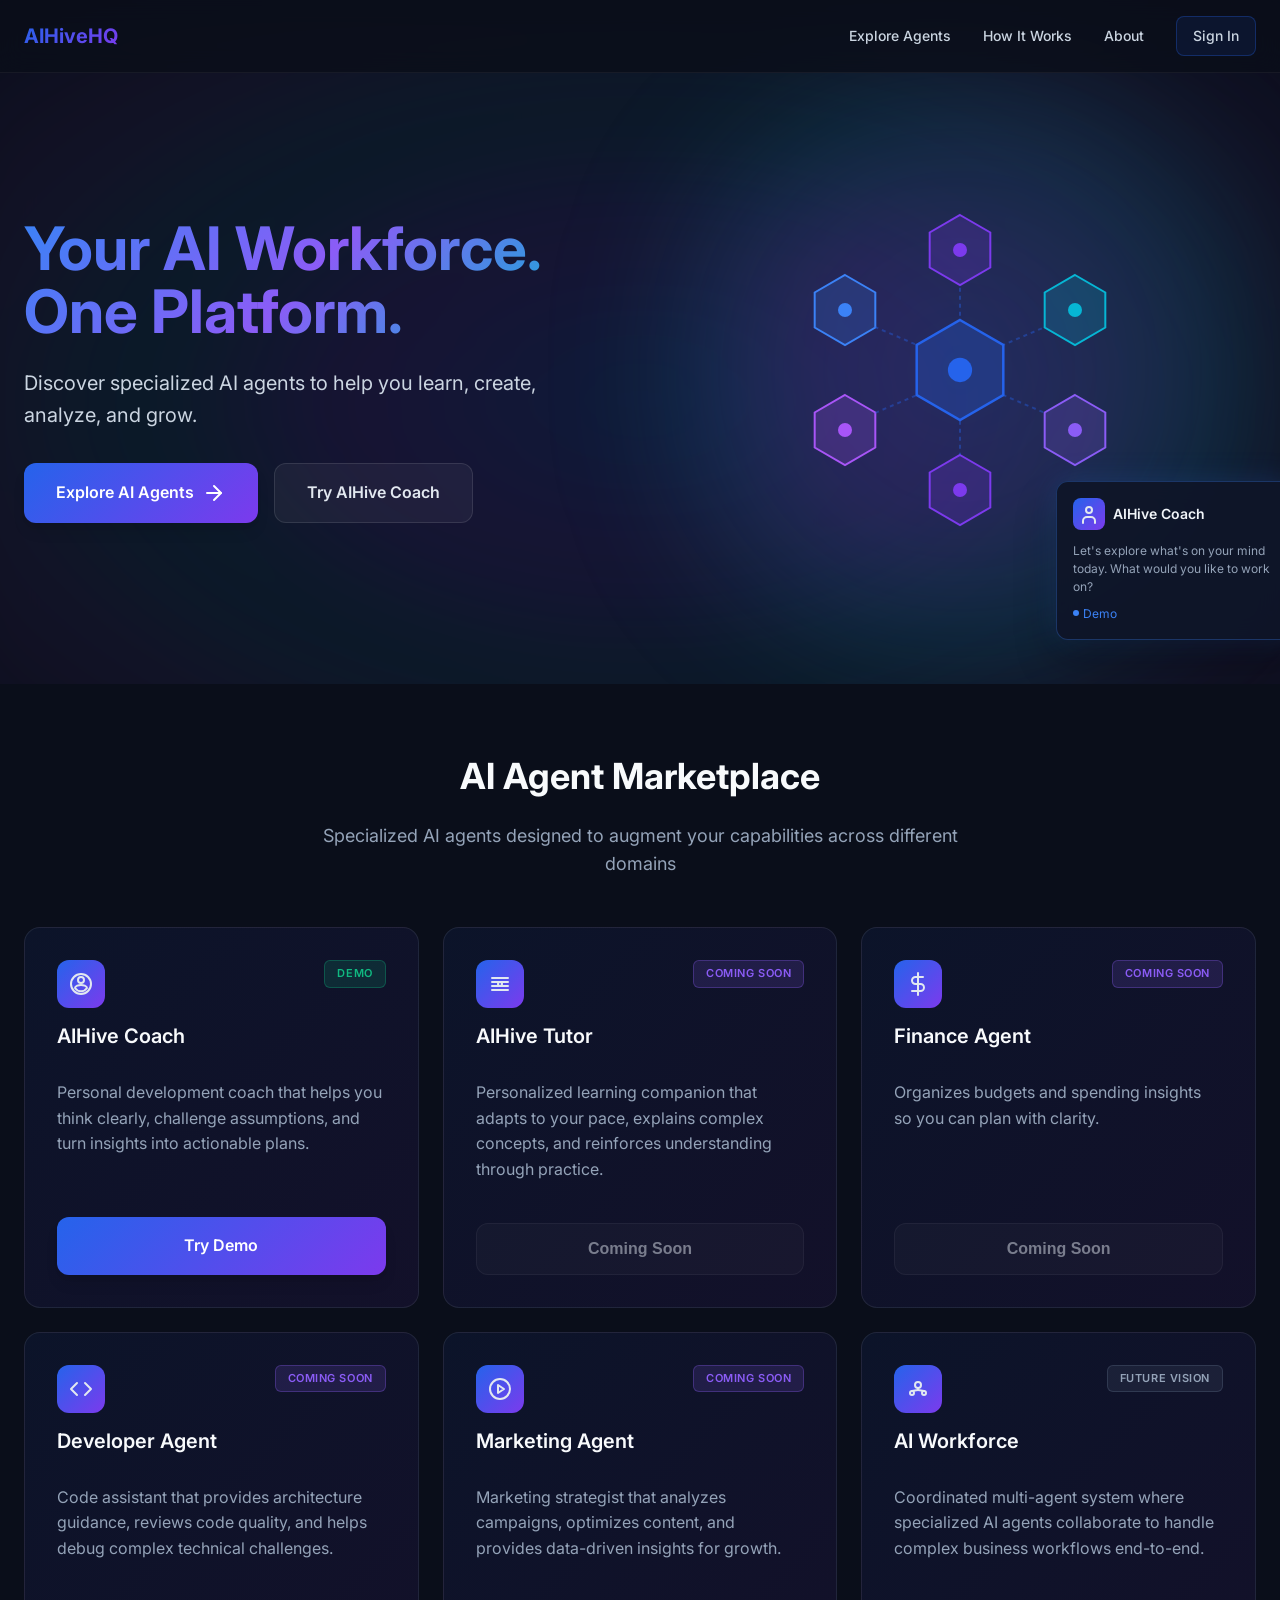
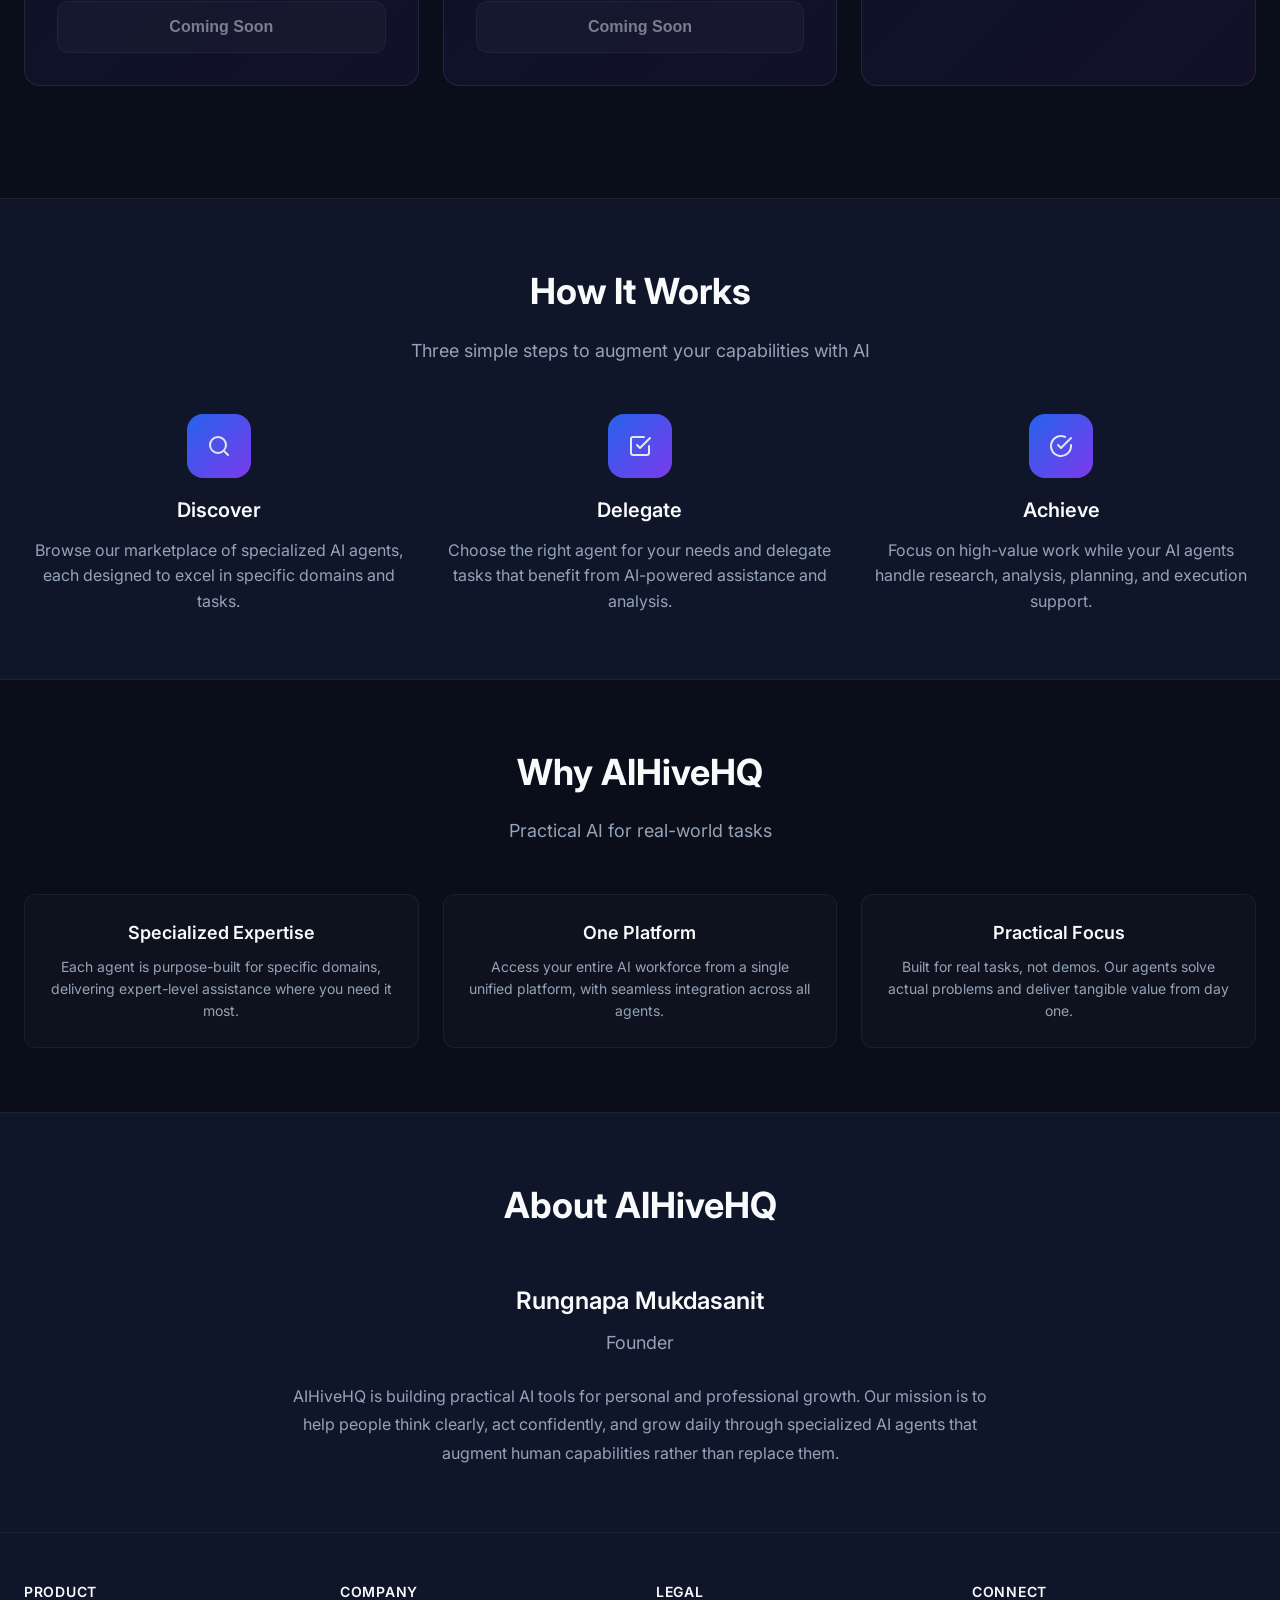
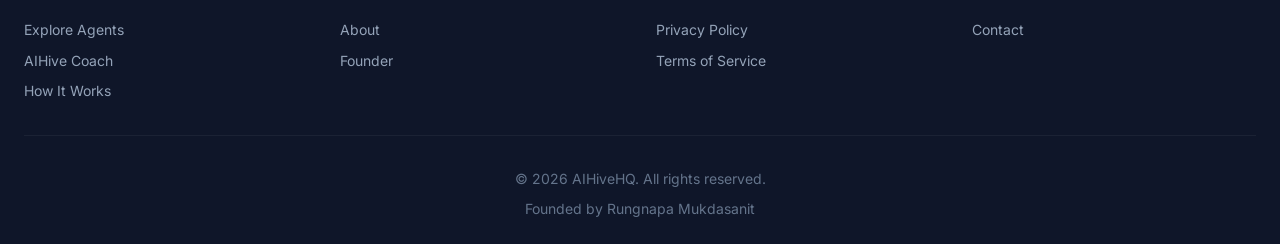
<file: site/index.html>
<!DOCTYPE html>
<html lang="en">
<head>
    <meta charset="UTF-8">
    <meta name="viewport" content="width=device-width, initial-scale=1.0">
    <meta name="description" content="Discover specialized AI agents to help you learn, create, analyze, and grow. Your AI Workforce on One Platform.">
    <meta name="keywords" content="AI agents, AI workforce, AIHive Coach, artificial intelligence, productivity, automation">
    <meta name="author" content="AIHiveHQ">
    
    <!-- Open Graph / Social Media -->
    <meta property="og:type" content="website">
    <meta property="og:url" content="https://aihivehq.onrender.com/">
    <meta property="og:title" content="AIHiveHQ - Your AI Workforce. One Platform.">
    <meta property="og:description" content="Discover specialized AI agents to help you learn, create, analyze, and grow.">
    <meta property="og:image" content="https://aihivehq.onrender.com/assets/img/og-image.png">
    
    <!-- Twitter Card -->
    <meta name="twitter:card" content="summary_large_image">
    <meta name="twitter:url" content="https://aihivehq.onrender.com/">
    <meta name="twitter:title" content="AIHiveHQ - Your AI Workforce. One Platform.">
    <meta name="twitter:description" content="Discover specialized AI agents to help you learn, create, analyze, and grow.">
    <meta name="twitter:image" content="https://aihivehq.onrender.com/assets/img/og-image.png">
    
    <title>AIHiveHQ - Your AI Workforce. One Platform.</title>
    
    <!-- Favicon -->
    <link rel="icon" type="image/svg+xml" href="/favicon.svg">
    <link rel="alternate icon" href="/favicon.ico">
    
    <link rel="preconnect" href="https://fonts.googleapis.com">
    <link rel="preconnect" href="https://fonts.gstatic.com" crossorigin>
    <link href="https://fonts.googleapis.com/css2?family=Inter:wght@400;500;600;700&display=swap" rel="stylesheet">
    <style>
        :root {
            /* Color Tokens */
            --navy-950: #0a0e1a;
            --navy-900: #0f1629;
            --navy-800: #1a2238;
            --navy-700: #252f47;
            --charcoal-900: #0d1117;
            --charcoal-800: #161b22;
            --charcoal-700: #1f2937;
            
            --blue-500: #3b82f6;
            --blue-600: #2563eb;
            --violet-500: #8b5cf6;
            --violet-600: #7c3aed;
            
            --slate-50: #f8fafc;
            --slate-100: #f1f5f9;
            --slate-200: #e2e8f0;
            --slate-300: #cbd5e1;
            --slate-400: #94a3b8;
            --slate-500: #64748b;
            --slate-600: #475569;
            --slate-700: #334155;
            
            /* Gradients */
            --gradient-primary: linear-gradient(135deg, #2563eb 0%, #7c3aed 100%);
            --gradient-surface: linear-gradient(135deg, rgba(37, 99, 235, 0.08) 0%, rgba(124, 58, 237, 0.08) 100%);
            --gradient-hover: linear-gradient(135deg, #3b82f6 0%, #8b5cf6 100%);
            
            /* Spacing Scale */
            --space-1: 0.25rem;
            --space-2: 0.5rem;
            --space-3: 0.75rem;
            --space-4: 1rem;
            --space-5: 1.25rem;
            --space-6: 1.5rem;
            --space-8: 2rem;
            --space-10: 2.5rem;
            --space-12: 3rem;
            --space-16: 4rem;
            --space-20: 5rem;
            --space-24: 6rem;
            
            /* Type Scale */
            --text-xs: 0.75rem;
            --text-sm: 0.875rem;
            --text-base: 1rem;
            --text-lg: 1.125rem;
            --text-xl: 1.25rem;
            --text-2xl: 1.5rem;
            --text-3xl: 1.875rem;
            --text-4xl: 2.25rem;
            --text-5xl: 3rem;
            --text-6xl: 3.75rem;
            
            /* Radii */
            --radius-sm: 0.375rem;
            --radius-md: 0.5rem;
            --radius-lg: 0.75rem;
            --radius-xl: 1rem;
            --radius-2xl: 1.5rem;
            
            /* Shadows */
            --shadow-sm: 0 1px 2px 0 rgba(0, 0, 0, 0.05);
            --shadow-md: 0 4px 6px -1px rgba(0, 0, 0, 0.1), 0 2px 4px -1px rgba(0, 0, 0, 0.06);
            --shadow-lg: 0 10px 15px -3px rgba(0, 0, 0, 0.1), 0 4px 6px -2px rgba(0, 0, 0, 0.05);
            --shadow-xl: 0 20px 25px -5px rgba(0, 0, 0, 0.1), 0 10px 10px -5px rgba(0, 0, 0, 0.04);
            --shadow-glow: 0 0 20px rgba(37, 99, 235, 0.3);
        }
        
        * {
            margin: 0;
            padding: 0;
            box-sizing: border-box;
        }
        
        body {
            font-family: 'Inter', -apple-system, BlinkMacSystemFont, 'Segoe UI', Roboto, sans-serif;
            background: var(--navy-950);
            color: var(--slate-200);
            line-height: 1.6;
            -webkit-font-smoothing: antialiased;
            -moz-osx-font-smoothing: grayscale;
        }
        
        /* Navigation */
        nav {
            position: fixed;
            top: 0;
            left: 0;
            right: 0;
            z-index: 1000;
            background: rgba(10, 14, 26, 0.8);
            backdrop-filter: blur(12px);
            border-bottom: 1px solid rgba(255, 255, 255, 0.05);
        }
        
        .nav-container {
            max-width: 1440px;
            margin: 0 auto;
            padding: var(--space-4) var(--space-6);
            display: flex;
            align-items: center;
            justify-content: space-between;
        }
        
        .nav-logo {
            font-size: var(--text-xl);
            font-weight: 700;
            background: var(--gradient-primary);
            -webkit-background-clip: text;
            -webkit-text-fill-color: transparent;
            background-clip: text;
            text-decoration: none;
        }
        
        .nav-links {
            display: flex;
            gap: var(--space-8);
            align-items: center;
        }
        
        .nav-links a {
            color: var(--slate-300);
            text-decoration: none;
            font-size: var(--text-sm);
            font-weight: 500;
            transition: color 0.2s;
        }
        
        .nav-links a:hover {
            color: var(--slate-50);
        }
        
        .nav-cta {
            padding: var(--space-2) var(--space-4);
            background: rgba(37, 99, 235, 0.1);
            border: 1px solid rgba(37, 99, 235, 0.3);
            border-radius: var(--radius-md);
            color: var(--blue-500);
            transition: all 0.2s;
        }
        
        .nav-cta:hover {
            background: rgba(37, 99, 235, 0.2);
            border-color: rgba(37, 99, 235, 0.5);
            color: var(--blue-500);
        }
        
        .nav-hamburger {
            display: none;
            flex-direction: column;
            gap: var(--space-1);
            background: none;
            border: none;
            cursor: pointer;
            padding: var(--space-2);
        }
        
        .nav-hamburger span {
            width: 24px;
            height: 2px;
            background: var(--slate-300);
            border-radius: 2px;
            transition: all 0.3s;
        }
        
        .nav-mobile {
            display: none;
            flex-direction: column;
            gap: var(--space-4);
            padding: var(--space-6);
            background: var(--navy-900);
            border-top: 1px solid rgba(255, 255, 255, 0.05);
        }
        
        .nav-mobile.active {
            display: flex;
        }
        
        .nav-mobile a {
            color: var(--slate-300);
            text-decoration: none;
            font-size: var(--text-base);
            font-weight: 500;
            padding: var(--space-3) 0;
            transition: color 0.2s;
        }
        
        .nav-mobile a:hover {
            color: var(--slate-50);
        }
        
        /* Container */
        .container {
            max-width: 1440px;
            margin: 0 auto;
            padding: 0 var(--space-6);
        }
        
        /* Hero Section */
        .hero {
            padding-top: 120px;
            padding-bottom: var(--space-16);
            position: relative;
            overflow: hidden;
        }
        
        .hero::before {
            content: '';
            position: absolute;
            top: 0;
            left: 50%;
            transform: translateX(-50%);
            width: 1400px;
            height: 800px;
            background: radial-gradient(ellipse at center, rgba(37, 99, 235, 0.15) 0%, rgba(124, 58, 237, 0.12) 30%, rgba(6, 182, 212, 0.08) 50%, rgba(168, 85, 247, 0.06) 70%, transparent 100%);
            pointer-events: none;
            filter: blur(40px);
        }
        
        .hero-content {
            position: relative;
            z-index: 1;
            display: grid;
            grid-template-columns: 1fr 1fr;
            gap: var(--space-12);
            align-items: center;
            max-width: 1280px;
            margin: 0 auto;
        }
        
        .hero-text {
            max-width: 560px;
        }
        
        .hero-title {
            font-size: var(--text-6xl);
            font-weight: 700;
            line-height: 1.05;
            margin-bottom: var(--space-6);
            background: linear-gradient(135deg, #3b82f6 0%, #8b5cf6 50%, #06b6d4 100%);
            -webkit-background-clip: text;
            -webkit-text-fill-color: transparent;
            background-clip: text;
        }
        
        .hero-title-line {
            display: block;
        }
        
        .hero-subtitle {
            font-size: var(--text-xl);
            color: var(--slate-300);
            margin-bottom: var(--space-8);
            line-height: 1.6;
        }
        
        .hero-cta {
            display: flex;
            gap: var(--space-4);
            flex-wrap: wrap;
        }
        
        .btn {
            padding: var(--space-4) var(--space-8);
            border-radius: var(--radius-lg);
            font-size: var(--text-base);
            font-weight: 600;
            text-decoration: none;
            transition: all 0.2s;
            cursor: pointer;
            border: none;
            display: inline-flex;
            align-items: center;
            gap: var(--space-2);
        }
        
        .btn-primary {
            background: var(--gradient-primary);
            color: white;
            box-shadow: var(--shadow-lg);
        }
        
        .btn-primary:hover {
            background: var(--gradient-hover);
            transform: translateY(-2px);
            box-shadow: var(--shadow-xl), var(--shadow-glow);
        }
        
        .btn-secondary {
            background: rgba(255, 255, 255, 0.05);
            color: var(--slate-200);
            border: 1px solid rgba(255, 255, 255, 0.1);
        }
        
        .btn-secondary:hover {
            background: rgba(255, 255, 255, 0.1);
            border-color: rgba(255, 255, 255, 0.2);
        }
        
        /* Hero Visual */
        .hero-visual-container {
            position: relative;
            height: 500px;
            display: flex;
            align-items: center;
            justify-content: center;
        }
        
        .hero-visual-glow {
            position: absolute;
            top: 50%;
            left: 50%;
            transform: translate(-50%, -50%);
            width: 600px;
            height: 600px;
            background: radial-gradient(circle, rgba(59, 130, 246, 0.25) 0%, rgba(139, 92, 246, 0.2) 40%, rgba(6, 182, 212, 0.15) 60%, transparent 80%);
            filter: blur(60px);
            pointer-events: none;
        }
        
        .hexagon-network {
            position: relative;
            width: 100%;
            height: 100%;
            max-width: 550px;
        }
        
        .agent-preview-card {
            position: absolute;
            bottom: -20px;
            right: -40px;
            width: 240px;
            background: rgba(15, 22, 41, 0.95);
            border: 1px solid rgba(59, 130, 246, 0.3);
            border-radius: var(--radius-lg);
            padding: var(--space-4);
            box-shadow: 0 20px 40px rgba(0, 0, 0, 0.3), 0 0 30px rgba(59, 130, 246, 0.2);
            backdrop-filter: blur(12px);
        }
        
        .agent-preview-header {
            display: flex;
            align-items: center;
            gap: var(--space-2);
            margin-bottom: var(--space-3);
        }
        
        .agent-preview-icon {
            width: 32px;
            height: 32px;
            border-radius: var(--radius-md);
            background: var(--gradient-primary);
            display: flex;
            align-items: center;
            justify-content: center;
            flex-shrink: 0;
        }
        
        .agent-preview-name {
            font-size: var(--text-sm);
            font-weight: 600;
            color: var(--slate-100);
        }
        
        .agent-preview-message {
            font-size: var(--text-xs);
            color: var(--slate-400);
            line-height: 1.5;
            margin-bottom: var(--space-2);
        }
        
        .agent-preview-status {
            display: flex;
            align-items: center;
            gap: var(--space-1);
            font-size: var(--text-xs);
            color: var(--blue-500);
        }
        
        .agent-preview-pulse {
            width: 6px;
            height: 6px;
            background: var(--blue-500);
            border-radius: 50%;
            animation: pulse 2s infinite;
        }
        
        @keyframes pulse {
            0%, 100% { opacity: 1; }
            50% { opacity: 0.5; }
        }
        
        /* Agent Cards Section */
        .section {
            padding: var(--space-16) 0;
        }
        
        .section-header {
            text-align: center;
            margin-bottom: var(--space-12);
        }
        
        .section-title {
            font-size: var(--text-4xl);
            font-weight: 700;
            color: var(--slate-50);
            margin-bottom: var(--space-4);
        }
        
        .section-description {
            font-size: var(--text-lg);
            color: var(--slate-400);
            max-width: 700px;
            margin: 0 auto;
        }
        
        .agent-grid {
            display: grid;
            grid-template-columns: repeat(3, 1fr);
            gap: var(--space-6);
            margin-bottom: var(--space-12);
        }
        
        @media (max-width: 1024px) and (min-width: 769px) {
            .agent-grid {
                grid-template-columns: repeat(2, 1fr);
            }
        }
        
        .agent-card {
            background: var(--gradient-surface);
            border: 1px solid rgba(255, 255, 255, 0.08);
            border-radius: var(--radius-xl);
            padding: var(--space-8);
            transition: all 0.3s;
            display: flex;
            flex-direction: column;
            height: 100%;
        }
        
        .agent-card:hover {
            border-color: rgba(37, 99, 235, 0.3);
            transform: translateY(-4px);
            box-shadow: var(--shadow-xl);
        }
        
        .agent-card-header {
            display: flex;
            align-items: flex-start;
            justify-content: space-between;
            margin-bottom: var(--space-4);
        }
        
        .agent-icon {
            width: 48px;
            height: 48px;
            border-radius: var(--radius-lg);
            background: var(--gradient-primary);
            display: flex;
            align-items: center;
            justify-content: center;
            margin-bottom: var(--space-3);
        }
        
        .agent-title {
            font-size: var(--text-xl);
            font-weight: 600;
            color: var(--slate-50);
            margin-bottom: var(--space-3);
            white-space: nowrap;
        }
        
        .agent-description {
            font-size: var(--text-base);
            color: var(--slate-400);
            line-height: 1.6;
            margin-bottom: var(--space-6);
            flex-grow: 1;
        }
        
        .badge {
            padding: var(--space-1) var(--space-3);
            border-radius: var(--radius-sm);
            font-size: 0.6875rem;
            font-weight: 600;
            text-transform: uppercase;
            letter-spacing: 0.05em;
            white-space: nowrap;
            flex-shrink: 0;
        }
        
        .badge-demo {
            background: rgba(16, 185, 129, 0.15);
            color: #10b981;
            border: 1px solid rgba(16, 185, 129, 0.3);
        }
        
        .badge-soon {
            background: rgba(139, 92, 246, 0.15);
            color: #8b5cf6;
            border: 1px solid rgba(139, 92, 246, 0.3);
        }
        
        .badge-future {
            background: rgba(100, 116, 139, 0.15);
            color: var(--slate-400);
            border: 1px solid rgba(100, 116, 139, 0.3);
        }
        
        .agent-action {
            margin-top: var(--space-4);
        }
        
        .btn-agent {
            width: 100%;
            justify-content: center;
        }
        
        .btn-agent:disabled {
            opacity: 0.5;
            cursor: not-allowed;
            transform: none;
        }
        
        .btn-agent:disabled:hover {
            transform: none;
        }
        
        /* How It Works */
        .how-it-works {
            background: var(--navy-900);
            border-top: 1px solid rgba(255, 255, 255, 0.05);
            border-bottom: 1px solid rgba(255, 255, 255, 0.05);
        }
        
        .steps-grid {
            display: grid;
            grid-template-columns: repeat(auto-fit, minmax(280px, 1fr));
            gap: var(--space-8);
        }
        
        .step {
            text-align: center;
        }
        
        .step-icon {
            width: 64px;
            height: 64px;
            margin: 0 auto var(--space-4);
            background: var(--gradient-primary);
            border-radius: var(--radius-xl);
            display: flex;
            align-items: center;
            justify-content: center;
        }
        
        .step-title {
            font-size: var(--text-xl);
            font-weight: 600;
            color: var(--slate-50);
            margin-bottom: var(--space-3);
        }
        
        .step-description {
            font-size: var(--text-base);
            color: var(--slate-400);
            line-height: 1.6;
        }
        
        /* Why AIHiveHQ */
        .why-section {
            text-align: center;
        }
        
        .why-content {
            max-width: 800px;
            margin: 0 auto;
        }
        
        .why-list {
            display: grid;
            grid-template-columns: repeat(auto-fit, minmax(250px, 1fr));
            gap: var(--space-6);
            margin-top: var(--space-10);
        }
        
        .why-item {
            padding: var(--space-6);
            background: rgba(255, 255, 255, 0.02);
            border: 1px solid rgba(255, 255, 255, 0.05);
            border-radius: var(--radius-lg);
        }
        
        .why-item-title {
            font-size: var(--text-lg);
            font-weight: 600;
            color: var(--slate-50);
            margin-bottom: var(--space-2);
        }
        
        .why-item-description {
            font-size: var(--text-sm);
            color: var(--slate-400);
        }
        
        /* Founder Section */
        .founder-section {
            background: var(--navy-900);
            border-top: 1px solid rgba(255, 255, 255, 0.05);
        }
        
        .founder-content {
            max-width: 700px;
            margin: 0 auto;
            text-align: center;
        }
        
        .founder-name {
            font-size: var(--text-2xl);
            font-weight: 600;
            color: var(--slate-50);
            margin-bottom: var(--space-2);
        }
        
        .founder-title {
            font-size: var(--text-lg);
            color: var(--slate-400);
            margin-bottom: var(--space-6);
        }
        
        .founder-bio {
            font-size: var(--text-base);
            color: var(--slate-400);
            line-height: 1.8;
        }
        
        /* Footer */
        footer {
            background: var(--navy-900);
            border-top: 1px solid rgba(255, 255, 255, 0.05);
            padding: var(--space-12) 0 var(--space-6);
        }
        
        .footer-content {
            display: grid;
            grid-template-columns: repeat(auto-fit, minmax(200px, 1fr));
            gap: var(--space-8);
            margin-bottom: var(--space-8);
        }
        
        .footer-section h4 {
            font-size: var(--text-sm);
            font-weight: 600;
            color: var(--slate-50);
            text-transform: uppercase;
            letter-spacing: 0.05em;
            margin-bottom: var(--space-4);
        }
        
        .footer-links {
            display: flex;
            flex-direction: column;
            gap: var(--space-2);
        }
        
        .footer-links a {
            color: var(--slate-400);
            text-decoration: none;
            font-size: var(--text-sm);
            transition: color 0.2s;
        }
        
        .footer-links a:hover {
            color: var(--slate-200);
        }
        
        .footer-bottom {
            text-align: center;
            padding-top: var(--space-8);
            border-top: 1px solid rgba(255, 255, 255, 0.05);
            color: var(--slate-500);
            font-size: var(--text-sm);
        }
        
        /* Icon styles */
        .icon {
            width: 24px;
            height: 24px;
            stroke: currentColor;
            fill: none;
            stroke-width: 2;
            stroke-linecap: round;
            stroke-linejoin: round;
        }
        
        /* Mobile Responsiveness */
        @media (max-width: 768px) {
            .nav-links {
                display: none;
            }
            
            .nav-hamburger {
                display: flex;
            }
            
            .hero {
                padding-top: 100px;
                padding-bottom: var(--space-12);
            }
            
            .hero-content {
                grid-template-columns: 1fr;
                gap: var(--space-4);
            }
            
            .hero-text {
                max-width: 100%;
            }
            
            .hero-title {
                font-size: var(--text-4xl);
            }
            
            .hero-subtitle {
                font-size: var(--text-lg);
                margin-bottom: var(--space-6);
            }
            
            .hero-cta {
                flex-direction: column;
            }
            
            .hero-cta .btn {
                width: 100%;
                justify-content: center;
            }
            
            .hero-visual-container {
                height: 350px;
            }
            
            .hexagon-network {
                max-width: 100%;
            }
            
            .agent-preview-card {
                display: none;
            }
            
            .section {
                padding: var(--space-12) 0;
            }
            
            .section-header {
                margin-bottom: var(--space-8);
            }
            
            .section-title {
                font-size: var(--text-3xl);
            }
            
            .agent-grid {
                grid-template-columns: 1fr;
            }
            
            .steps-grid {
                grid-template-columns: 1fr;
            }
            
            .footer-content {
                grid-template-columns: 1fr;
            }
        }
        
        /* Focus styles for accessibility */
        a:focus, button:focus {
            outline: 2px solid var(--blue-500);
            outline-offset: 2px;
        }
    </style>
</head>
<body>
    <!-- Navigation -->
    <nav>
        <div class="nav-container">
            <a href="#" class="nav-logo" aria-label="AIHiveHQ Home">AIHiveHQ</a>
            
            <div class="nav-links">
                <a href="#agents">Explore Agents</a>
                <a href="#how-it-works">How It Works</a>
                <a href="#about">About</a>
                <a href="#" class="nav-cta" title="Coming soon" onclick="return false;">Sign In</a>
            </div>
            
            <button class="nav-hamburger" aria-label="Toggle navigation menu" onclick="toggleMobileNav()">
                <span></span>
                <span></span>
                <span></span>
            </button>
        </div>
        
        <div class="nav-mobile" id="mobileNav">
            <a href="#agents">Explore Agents</a>
            <a href="#how-it-works">How It Works</a>
            <a href="#about">About</a>
            <a href="#" class="nav-cta" style="text-align: center;" title="Coming soon" onclick="return false;">Sign In</a>
        </div>
    </nav>

    <!-- Hero Section -->
    <section class="hero">
        <div class="container">
            <div class="hero-content">
                <!-- Hero Text (Left) -->
                <div class="hero-text">
                    <h1 class="hero-title">
                        <span class="hero-title-line">Your AI Workforce.</span>
                        <span class="hero-title-line">One Platform.</span>
                    </h1>
                    <p class="hero-subtitle">Discover specialized AI agents to help you learn, create, analyze, and grow.</p>
                    
                    <div class="hero-cta">
                        <a href="#agents" class="btn btn-primary">
                            Explore AI Agents
                            <svg class="icon" viewBox="0 0 24 24">
                                <line x1="5" y1="12" x2="19" y2="12"></line>
                                <polyline points="12 5 19 12 12 19"></polyline>
                            </svg>
                        </a>
                        <a href="https://aihive-coach.onrender.com" class="btn btn-secondary">
                            Try AIHive Coach
                        </a>
                    </div>
                </div>
                
                <!-- Hero Visual (Right) -->
                <div class="hero-visual-container">
                    <div class="hero-visual-glow"></div>
                    <svg class="hexagon-network" viewBox="0 0 550 500" xmlns="http://www.w3.org/2000/svg">
                        <!-- Central hexagon (larger) -->
                        <g id="center-hex" transform="translate(275, 250)">
                            <path d="M 0,-50 L 43.3,-25 L 43.3,25 L 0,50 L -43.3,25 L -43.3,-25 Z" 
                                  fill="rgba(37, 99, 235, 0.25)" 
                                  stroke="#2563eb" 
                                  stroke-width="2.5"/>
                            <circle cx="0" cy="0" r="10" fill="#2563eb">
                                <animate attributeName="r" values="10;14;10" dur="2s" repeatCount="indefinite"/>
                            </circle>
                        </g>
                        
                        <!-- Surrounding hexagons with connections -->
                        <!-- Top -->
                        <g id="hex-top" transform="translate(275, 130)">
                            <path d="M 0,-35 L 30.31,-17.5 L 30.31,17.5 L 0,35 L -30.31,17.5 L -30.31,-17.5 Z" 
                                  fill="rgba(124, 58, 237, 0.2)" 
                                  stroke="#7c3aed" 
                                  stroke-width="2"/>
                            <circle cx="0" cy="0" r="7" fill="#7c3aed"/>
                        </g>
                        <line x1="275" y1="200" x2="275" y2="165" stroke="rgba(37, 99, 235, 0.4)" stroke-width="2" stroke-dasharray="4,4">
                            <animate attributeName="stroke-dashoffset" values="0;8" dur="1s" repeatCount="indefinite"/>
                        </line>
                        
                        <!-- Top Right -->
                        <g id="hex-tr" transform="translate(390, 190)">
                            <path d="M 0,-35 L 30.31,-17.5 L 30.31,17.5 L 0,35 L -30.31,17.5 L -30.31,-17.5 Z" 
                                  fill="rgba(6, 182, 212, 0.2)" 
                                  stroke="#06b6d4" 
                                  stroke-width="2"/>
                            <circle cx="0" cy="0" r="7" fill="#06b6d4"/>
                        </g>
                        <line x1="318" y1="225" x2="360" y2="207" stroke="rgba(37, 99, 235, 0.4)" stroke-width="2" stroke-dasharray="4,4">
                            <animate attributeName="stroke-dashoffset" values="0;8" dur="1.2s" repeatCount="indefinite"/>
                        </line>
                        
                        <!-- Bottom Right -->
                        <g id="hex-br" transform="translate(390, 310)">
                            <path d="M 0,-35 L 30.31,-17.5 L 30.31,17.5 L 0,35 L -30.31,17.5 L -30.31,-17.5 Z" 
                                  fill="rgba(139, 92, 246, 0.2)" 
                                  stroke="#8b5cf6" 
                                  stroke-width="2"/>
                            <circle cx="0" cy="0" r="7" fill="#8b5cf6"/>
                        </g>
                        <line x1="318" y1="275" x2="360" y2="293" stroke="rgba(37, 99, 235, 0.4)" stroke-width="2" stroke-dasharray="4,4">
                            <animate attributeName="stroke-dashoffset" values="0;8" dur="1.4s" repeatCount="indefinite"/>
                        </line>
                        
                        <!-- Bottom -->
                        <g id="hex-bottom" transform="translate(275, 370)">
                            <path d="M 0,-35 L 30.31,-17.5 L 30.31,17.5 L 0,35 L -30.31,17.5 L -30.31,-17.5 Z" 
                                  fill="rgba(124, 58, 237, 0.2)" 
                                  stroke="#7c3aed" 
                                  stroke-width="2"/>
                            <circle cx="0" cy="0" r="7" fill="#7c3aed"/>
                        </g>
                        <line x1="275" y1="300" x2="275" y2="335" stroke="rgba(37, 99, 235, 0.4)" stroke-width="2" stroke-dasharray="4,4">
                            <animate attributeName="stroke-dashoffset" values="0;8" dur="1.6s" repeatCount="indefinite"/>
                        </line>
                        
                        <!-- Bottom Left -->
                        <g id="hex-bl" transform="translate(160, 310)">
                            <path d="M 0,-35 L 30.31,-17.5 L 30.31,17.5 L 0,35 L -30.31,17.5 L -30.31,-17.5 Z" 
                                  fill="rgba(168, 85, 247, 0.2)" 
                                  stroke="#a855f7" 
                                  stroke-width="2"/>
                            <circle cx="0" cy="0" r="7" fill="#a855f7"/>
                        </g>
                        <line x1="232" y1="275" x2="190" y2="293" stroke="rgba(37, 99, 235, 0.4)" stroke-width="2" stroke-dasharray="4,4">
                            <animate attributeName="stroke-dashoffset" values="0;8" dur="1.8s" repeatCount="indefinite"/>
                        </line>
                        
                        <!-- Top Left -->
                        <g id="hex-tl" transform="translate(160, 190)">
                            <path d="M 0,-35 L 30.31,-17.5 L 30.31,17.5 L 0,35 L -30.31,17.5 L -30.31,-17.5 Z" 
                                  fill="rgba(59, 130, 246, 0.2)" 
                                  stroke="#3b82f6" 
                                  stroke-width="2"/>
                            <circle cx="0" cy="0" r="7" fill="#3b82f6"/>
                        </g>
                        <line x1="232" y1="225" x2="190" y2="207" stroke="rgba(37, 99, 235, 0.4)" stroke-width="2" stroke-dasharray="4,4">
                            <animate attributeName="stroke-dashoffset" values="0;8" dur="2s" repeatCount="indefinite"/>
                        </line>
                    </svg>
                    
                    <!-- Decorative Agent Preview Card -->
                    <div class="agent-preview-card">
                        <div class="agent-preview-header">
                            <div class="agent-preview-icon">
                                <svg class="icon" viewBox="0 0 24 24" stroke="white" stroke-width="2">
                                    <circle cx="12" cy="8" r="3"></circle>
                                    <path d="M6 21v-2a4 4 0 0 1 4-4h4a4 4 0 0 1 4 4v2"></path>
                                </svg>
                            </div>
                            <span class="agent-preview-name">AIHive Coach</span>
                        </div>
                        <p class="agent-preview-message">Let's explore what's on your mind today. What would you like to work on?</p>
                        <div class="agent-preview-status">
                            <span class="agent-preview-pulse"></span>
                            <span>Demo</span>
                        </div>
                    </div>
                </div>
            </div>
        </div>
    </section>

    <!-- Agent Cards Section -->
    <section class="section" id="agents">
        <div class="container">
            <div class="section-header">
                <h2 class="section-title">AI Agent Marketplace</h2>
                <p class="section-description">Specialized AI agents designed to augment your capabilities across different domains</p>
            </div>
            
            <div class="agent-grid">
                <!-- AIHive Coach -->
                <div class="agent-card">
                    <div class="agent-card-header">
                        <div>
                            <div class="agent-icon">
                                <svg class="icon" viewBox="0 0 24 24" stroke="white">
                                    <path d="M12 2C6.48 2 2 6.48 2 12s4.48 10 10 10 10-4.48 10-10S17.52 2 12 2zm0 3c1.66 0 3 1.34 3 3s-1.34 3-3 3-3-1.34-3-3 1.34-3 3-3zm0 14.2c-2.5 0-4.71-1.28-6-3.22.03-1.99 4-3.08 6-3.08 1.99 0 5.97 1.09 6 3.08-1.29 1.94-3.5 3.22-6 3.22z"/>
                                </svg>
                            </div>
                            <h3 class="agent-title">AIHive Coach</h3>
                        </div>
                        <span class="badge badge-demo">Demo</span>
                    </div>
                    <p class="agent-description">Personal development coach that helps you think clearly, challenge assumptions, and turn insights into actionable plans.</p>
                    <div class="agent-action">
                        <a href="https://aihive-coach.onrender.com" class="btn btn-primary btn-agent">Try Demo</a>
                    </div>
                </div>
                
                <!-- AIHive Tutor -->
                <div class="agent-card">
                    <div class="agent-card-header">
                        <div>
                            <div class="agent-icon">
                                <svg class="icon" viewBox="0 0 24 24" stroke="white">
                                    <path d="M4 6h16M4 10h16M4 14h16M4 18h16"/>
                                    <circle cx="12" cy="12" r="2"/>
                                </svg>
                            </div>
                            <h3 class="agent-title">AIHive Tutor</h3>
                        </div>
                        <span class="badge badge-soon">Coming Soon</span>
                    </div>
                    <p class="agent-description">Personalized learning companion that adapts to your pace, explains complex concepts, and reinforces understanding through practice.</p>
                    <div class="agent-action">
                        <button class="btn btn-secondary btn-agent" disabled>Coming Soon</button>
                    </div>
                </div>
                
                <!-- Finance Agent -->
                <div class="agent-card">
                    <div class="agent-card-header">
                        <div>
                            <div class="agent-icon">
                                <svg class="icon" viewBox="0 0 24 24" stroke="white">
                                    <line x1="12" y1="1" x2="12" y2="23"></line>
                                    <path d="M17 5H9.5a3.5 3.5 0 0 0 0 7h5a3.5 3.5 0 0 1 0 7H6"></path>
                                </svg>
                            </div>
                            <h3 class="agent-title">Finance Agent</h3>
                        </div>
                        <span class="badge badge-soon">Coming Soon</span>
                    </div>
                    <p class="agent-description">Organizes budgets and spending insights so you can plan with clarity.</p>
                    <div class="agent-action">
                        <button class="btn btn-secondary btn-agent" disabled>Coming Soon</button>
                    </div>
                </div>
                
                <!-- Developer Agent -->
                <div class="agent-card">
                    <div class="agent-card-header">
                        <div>
                            <div class="agent-icon">
                                <svg class="icon" viewBox="0 0 24 24" stroke="white">
                                    <polyline points="16 18 22 12 16 6"></polyline>
                                    <polyline points="8 6 2 12 8 18"></polyline>
                                </svg>
                            </div>
                            <h3 class="agent-title">Developer Agent</h3>
                        </div>
                        <span class="badge badge-soon">Coming Soon</span>
                    </div>
                    <p class="agent-description">Code assistant that provides architecture guidance, reviews code quality, and helps debug complex technical challenges.</p>
                    <div class="agent-action">
                        <button class="btn btn-secondary btn-agent" disabled>Coming Soon</button>
                    </div>
                </div>
                
                <!-- Marketing Agent -->
                <div class="agent-card">
                    <div class="agent-card-header">
                        <div>
                            <div class="agent-icon">
                                <svg class="icon" viewBox="0 0 24 24" stroke="white">
                                    <circle cx="12" cy="12" r="10"></circle>
                                    <polygon points="10 8 16 12 10 16 10 8"></polygon>
                                </svg>
                            </div>
                            <h3 class="agent-title">Marketing Agent</h3>
                        </div>
                        <span class="badge badge-soon">Coming Soon</span>
                    </div>
                    <p class="agent-description">Marketing strategist that analyzes campaigns, optimizes content, and provides data-driven insights for growth.</p>
                    <div class="agent-action">
                        <button class="btn btn-secondary btn-agent" disabled>Coming Soon</button>
                    </div>
                </div>
                
                <!-- AI Workforce -->
                <div class="agent-card">
                    <div class="agent-card-header">
                        <div>
                            <div class="agent-icon">
                                <svg class="icon" viewBox="0 0 24 24" stroke="white">
                                    <circle cx="12" cy="8" r="3"></circle>
                                    <circle cx="6" cy="16" r="2"></circle>
                                    <circle cx="18" cy="16" r="2"></circle>
                                    <line x1="12" y1="11" x2="12" y2="13"></line>
                                    <line x1="12" y1="13" x2="6" y2="14"></line>
                                    <line x1="12" y1="13" x2="18" y2="14"></line>
                                </svg>
                            </div>
                            <h3 class="agent-title">AI Workforce</h3>
                        </div>
                        <span class="badge badge-future">Future Vision</span>
                    </div>
                    <p class="agent-description">Coordinated multi-agent system where specialized AI agents collaborate to handle complex business workflows end-to-end.</p>
                </div>
            </div>
        </div>
    </section>

    <!-- How It Works -->
    <section class="section how-it-works" id="how-it-works">
        <div class="container">
            <div class="section-header">
                <h2 class="section-title">How It Works</h2>
                <p class="section-description">Three simple steps to augment your capabilities with AI</p>
            </div>
            
            <div class="steps-grid">
                <div class="step">
                    <div class="step-icon">
                        <svg class="icon" viewBox="0 0 24 24" stroke="white" stroke-width="2.5">
                            <circle cx="11" cy="11" r="8"></circle>
                            <line x1="21" y1="21" x2="16.65" y2="16.65"></line>
                        </svg>
                    </div>
                    <h3 class="step-title">Discover</h3>
                    <p class="step-description">Browse our marketplace of specialized AI agents, each designed to excel in specific domains and tasks.</p>
                </div>
                
                <div class="step">
                    <div class="step-icon">
                        <svg class="icon" viewBox="0 0 24 24" stroke="white" stroke-width="2.5">
                            <polyline points="9 11 12 14 22 4"></polyline>
                            <path d="M21 12v7a2 2 0 0 1-2 2H5a2 2 0 0 1-2-2V5a2 2 0 0 1 2-2h11"></path>
                        </svg>
                    </div>
                    <h3 class="step-title">Delegate</h3>
                    <p class="step-description">Choose the right agent for your needs and delegate tasks that benefit from AI-powered assistance and analysis.</p>
                </div>
                
                <div class="step">
                    <div class="step-icon">
                        <svg class="icon" viewBox="0 0 24 24" stroke="white" stroke-width="2.5">
                            <path d="M22 11.08V12a10 10 0 1 1-5.93-9.14"></path>
                            <polyline points="22 4 12 14.01 9 11.01"></polyline>
                        </svg>
                    </div>
                    <h3 class="step-title">Achieve</h3>
                    <p class="step-description">Focus on high-value work while your AI agents handle research, analysis, planning, and execution support.</p>
                </div>
            </div>
        </div>
    </section>

    <!-- Why AIHiveHQ -->
    <section class="section why-section">
        <div class="container">
            <div class="section-header">
                <h2 class="section-title">Why AIHiveHQ</h2>
                <p class="section-description">Practical AI for real-world tasks</p>
            </div>
            
            <div class="why-list">
                <div class="why-item">
                    <h3 class="why-item-title">Specialized Expertise</h3>
                    <p class="why-item-description">Each agent is purpose-built for specific domains, delivering expert-level assistance where you need it most.</p>
                </div>
                
                <div class="why-item">
                    <h3 class="why-item-title">One Platform</h3>
                    <p class="why-item-description">Access your entire AI workforce from a single unified platform, with seamless integration across all agents.</p>
                </div>
                
                <div class="why-item">
                    <h3 class="why-item-title">Practical Focus</h3>
                    <p class="why-item-description">Built for real tasks, not demos. Our agents solve actual problems and deliver tangible value from day one.</p>
                </div>
            </div>
        </div>
    </section>

    <!-- Founder Section -->
    <section class="section founder-section" id="about">
        <div class="container">
            <div class="section-header">
                <h2 class="section-title">About AIHiveHQ</h2>
            </div>
            
            <div class="founder-content">
                <h3 class="founder-name">Rungnapa Mukdasanit</h3>
                <p class="founder-title">Founder</p>
                <p class="founder-bio">
                    AIHiveHQ is building practical AI tools for personal and professional growth. 
                    Our mission is to help people think clearly, act confidently, and grow daily through 
                    specialized AI agents that augment human capabilities rather than replace them.
                </p>
            </div>
        </div>
    </section>

    <!-- Footer -->
    <footer>
        <div class="container">
            <div class="footer-content">
                <div class="footer-section">
                    <h4>Product</h4>
                    <div class="footer-links">
                        <a href="#agents">Explore Agents</a>
                        <a href="https://aihive-coach.onrender.com">AIHive Coach</a>
                        <a href="#how-it-works">How It Works</a>
                    </div>
                </div>
                
                <div class="footer-section">
                    <h4>Company</h4>
                    <div class="footer-links">
                        <a href="#about">About</a>
                        <a href="#about">Founder</a>
                    </div>
                </div>
                
                <div class="footer-section">
                    <h4>Legal</h4>
                    <div class="footer-links">
                        <a href="#">Privacy Policy</a>
                        <a href="#">Terms of Service</a>
                    </div>
                </div>
                
                <div class="footer-section">
                    <h4>Connect</h4>
                    <div class="footer-links">
                        <a href="#">Contact</a>
                    </div>
                </div>
            </div>
            
            <div class="footer-bottom">
                <p>&copy; 2026 AIHiveHQ. All rights reserved.</p>
                <p style="margin-top: 0.5rem;">Founded by Rungnapa Mukdasanit</p>
            </div>
        </div>
    </footer>

    <script>
        // Mobile navigation toggle
        function toggleMobileNav() {
            const mobileNav = document.getElementById('mobileNav');
            mobileNav.classList.toggle('active');
        }
        
        // Close mobile nav when clicking a link
        document.querySelectorAll('.nav-mobile a').forEach(link => {
            link.addEventListener('click', () => {
                document.getElementById('mobileNav').classList.remove('active');
            });
        });
        
        // Smooth scroll for anchor links
        document.querySelectorAll('a[href^="#"]').forEach(anchor => {
            anchor.addEventListener('click', function (e) {
                e.preventDefault();
                const target = document.querySelector(this.getAttribute('href'));
                if (target) {
                    target.scrollIntoView({
                        behavior: 'smooth',
                        block: 'start'
                    });
                }
            });
        });
    </script>
</body>
</html>
</file>
